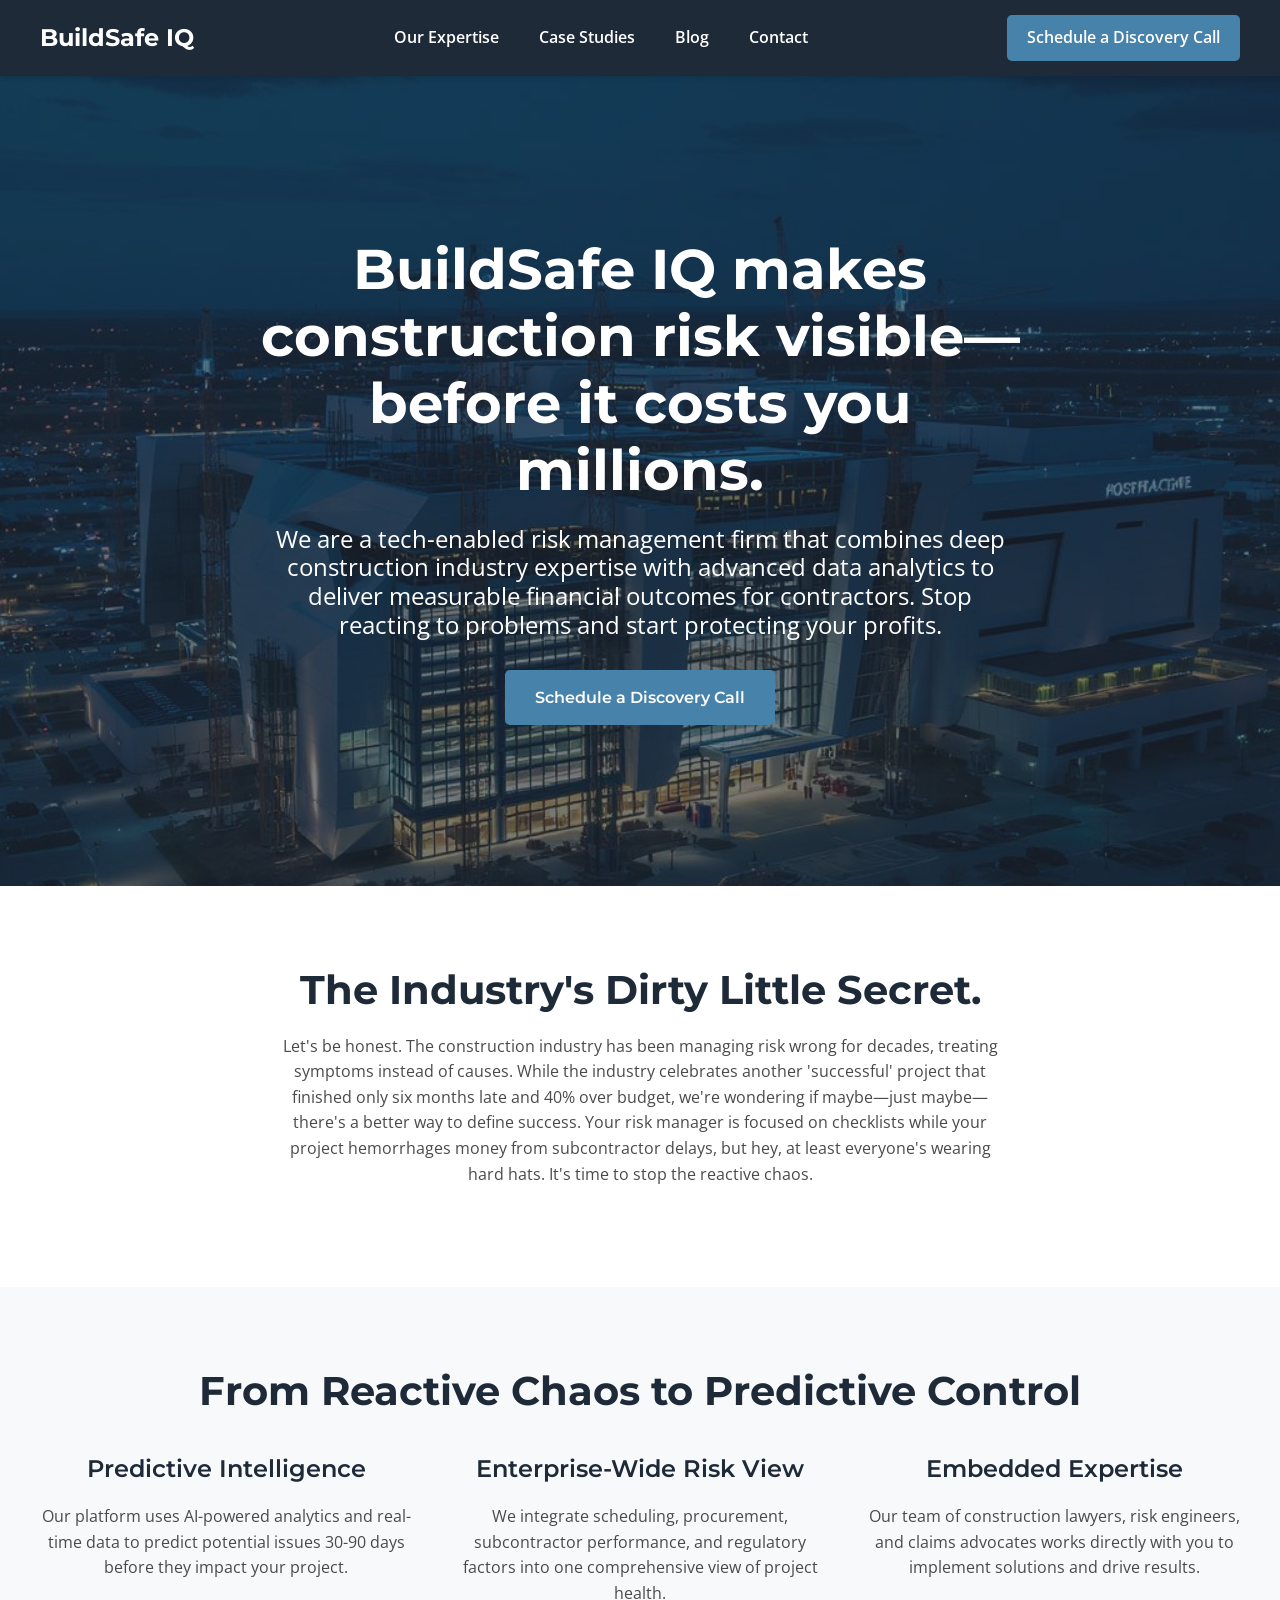
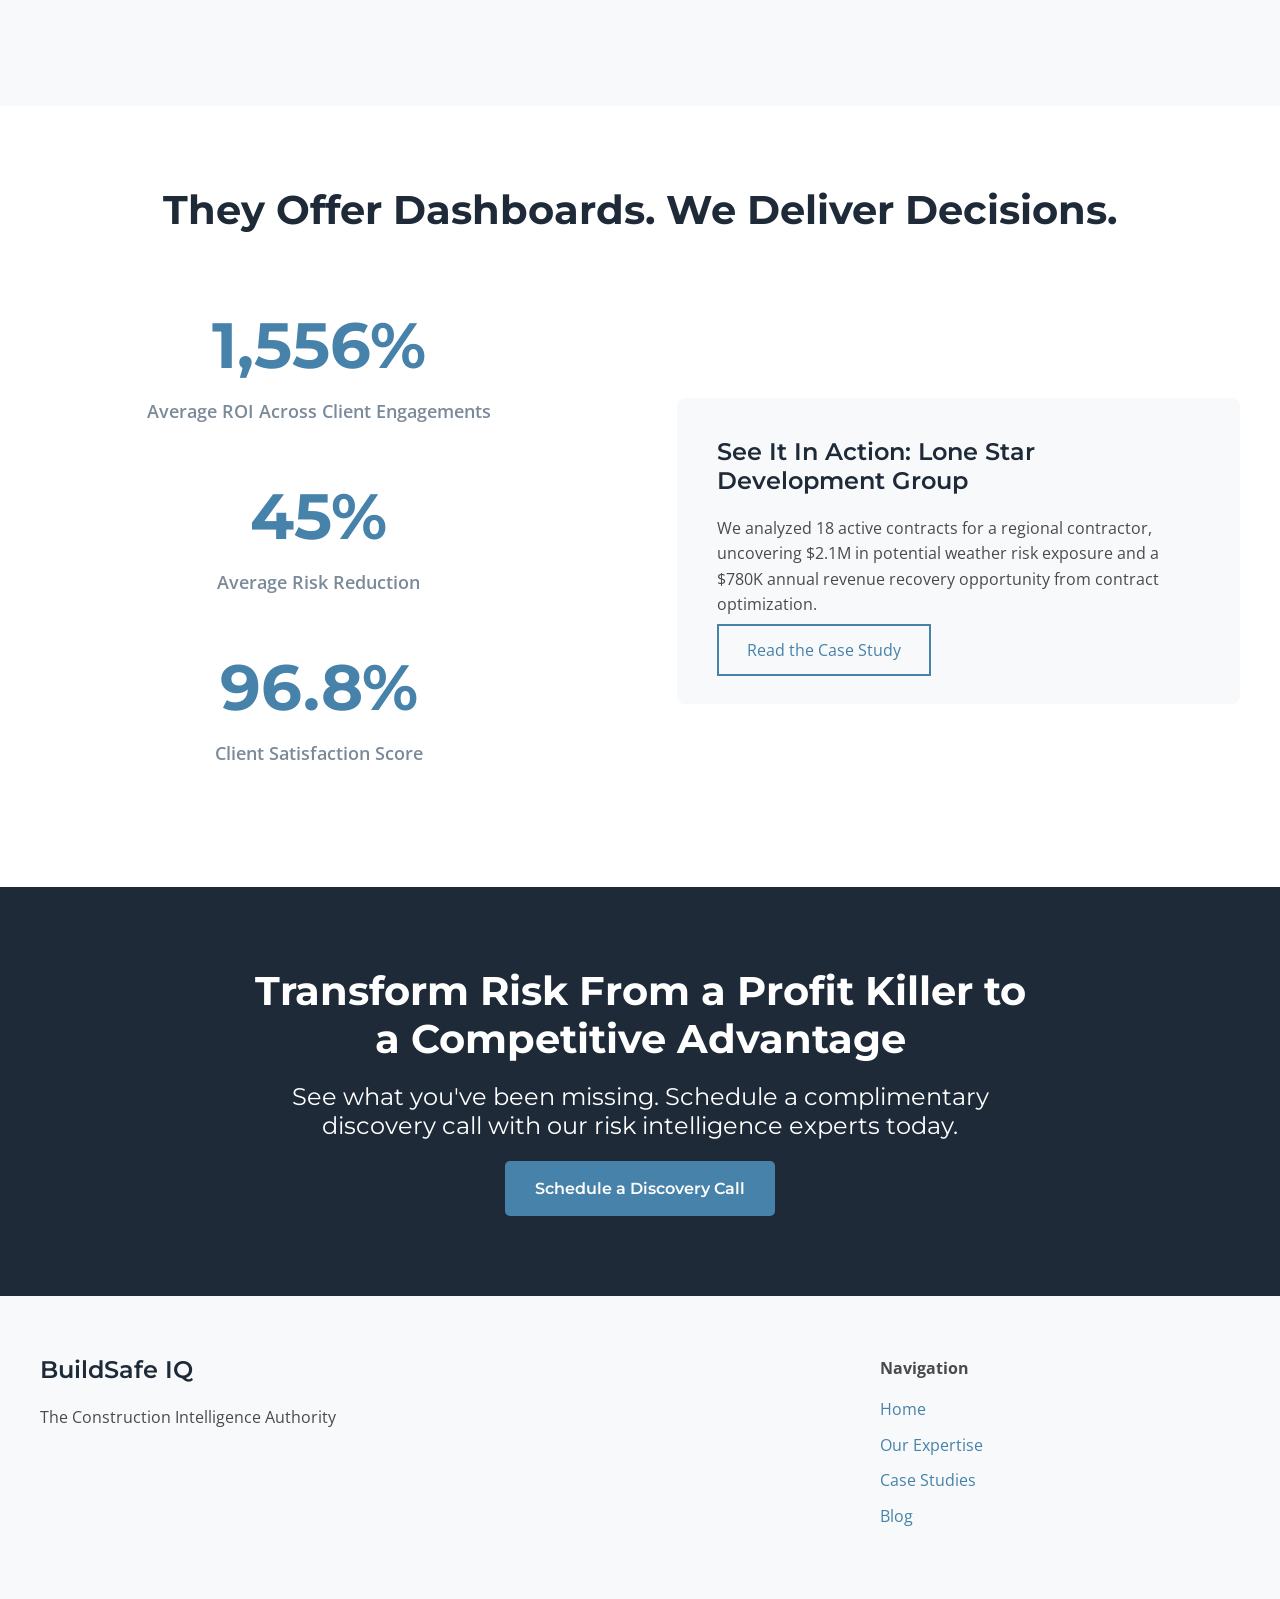
<file: BuildSafe IQ/Marketing & Content/Brand/Website/index.html>
<!DOCTYPE html>
<html lang="en">
<head>
    <meta charset="UTF-8">
    <meta name="viewport" content="width=device-width, initial-scale=1.0">
    <title>BuildSafe IQ - Construction Risk Intelligence</title>

    <link rel="stylesheet" href="styles.css">

    <link rel="preconnect" href="https://fonts.googleapis.com">
    <link rel="preconnect" href="https://fonts.gstatic.com" crossorigin>
    <link href="https://fonts.googleapis.com/css2?family=Montserrat:wght@500;600;700&family=Open+Sans:wght@400;600&display=swap" rel="stylesheet">
</head>
<body>

    <header class="main-header">
        <nav class="main-nav">
            <div class="nav-logo">
                BuildSafe IQ
            </div>
            <ul class="nav-links">
                <li><a href="/expertise.html">Our Expertise</a></li>
                <li><a href="/case-study.html">Case Studies</a></li>
                <li><a href="/blog.html">Blog</a></li>
                <li><a href="/contact.html">Contact</a></li>
            </ul>
            <a href="/discovery-call.html" class="nav-cta-button">Schedule a Discovery Call</a>
        </nav>
    </header>

    <main>
        <div class="hero-section">
          <div class="hero-overlay">
            <div class="hero-text">
              <h1>BuildSafe IQ makes construction risk visible—before it costs you millions.</h1>
              <h3>We are a tech-enabled risk management firm that combines deep construction industry expertise with advanced data analytics to deliver measurable financial outcomes for contractors. Stop reacting to problems and start protecting your profits.</h3>
              <a href="/discovery-call.html" class="cta-button">Schedule a Discovery Call</a>
            </div>
          </div>
        </div>

        <section class="problem-section">
            <h2>The Industry's Dirty Little Secret.</h2>
            <p>Let's be honest. The construction industry has been managing risk wrong for decades, treating symptoms instead of causes. While the industry celebrates another 'successful' project that finished only six months late and 40% over budget, we're wondering if maybe—just maybe—there's a better way to define success. Your risk manager is focused on checklists while your project hemorrhages money from subcontractor delays, but hey, at least everyone's wearing hard hats. It's time to stop the reactive chaos.</p>
        </section>

        <section class="solution-section">
            <h2>From Reactive Chaos to Predictive Control</h2>
            <div class="solution-columns">
                <div class="column">
                    <h3>Predictive Intelligence</h3>
                    <p>Our platform uses AI-powered analytics and real-time data to predict potential issues 30-90 days before they impact your project.</p>
                </div>
                <div class="column">
                    <h3>Enterprise-Wide Risk View</h3>
                    <p>We integrate scheduling, procurement, subcontractor performance, and regulatory factors into one comprehensive view of project health.</p>
                </div>
                <div class="column">
                    <h3>Embedded Expertise</h3>
                    <p>Our team of construction lawyers, risk engineers, and claims advocates works directly with you to implement solutions and drive results.</p>
                </div>
            </div>
        </section>

        <section class="proof-section">
            <h2>They Offer Dashboards. We Deliver Decisions.</h2>
            <div class="proof-content">
                <div class="stats">
                    <div class="stat-item">
                        <span class="stat-number">1,556%</span>
                        <span class="stat-label">Average ROI Across Client Engagements</span>
                    </div>
                    <div class="stat-item">
                        <span class="stat-number">45%</span>
                        <span class="stat-label">Average Risk Reduction</span>
                    </div>
                    <div class="stat-item">
                        <span class="stat-number">96.8%</span>
                        <span class="stat-label">Client Satisfaction Score</span>
                    </div>
                </div>
                <div class="case-study-link">
                    <h3>See It In Action: Lone Star Development Group</h3>
                    <p>We analyzed 18 active contracts for a regional contractor, uncovering $2.1M in potential weather risk exposure and a $780K annual revenue recovery opportunity from contract optimization.</p>
                    <a href="/case-study.html" class="cta-button-secondary">Read the Case Study</a>
                </div>
            </div>
        </section>

        <section class="final-cta-section">
            <h2>Transform Risk From a Profit Killer to a Competitive Advantage</h2>
            <h3>See what you've been missing. Schedule a complimentary discovery call with our risk intelligence experts today.</h3>
            <a href="/discovery-call.html" class="cta-button">Schedule a Discovery Call</a>
        </section>
    </main>

    <footer class="main-footer">
        <div class="footer-columns">
            <div class="footer-column">
                <h3>BuildSafe IQ</h3>
                <p>The Construction Intelligence Authority</p>
            </div>
            <div class="footer-column">
                <h4>Navigation</h4>
                <ul>
                    <li><a href="/">Home</a></li>
                    <li><a href="/expertise.html">Our Expertise</a></li>
                    <li><a href="/case-study.html">Case Studies</a></li>
                    <li><a href="/blog.html">Blog</a></li>
                    <li>
</file>
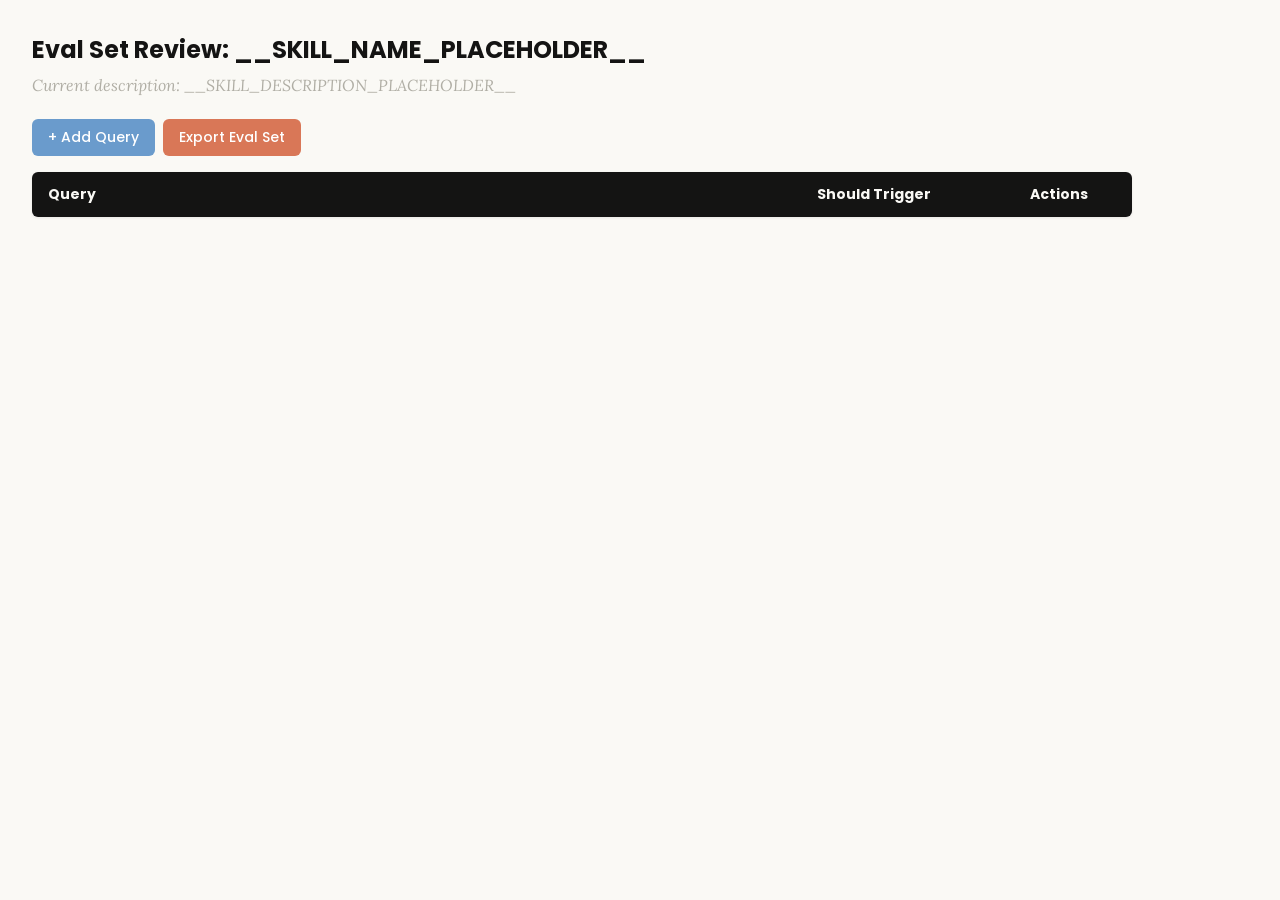
<file: .agents/skills/skill-creator/assets/eval_review.html>
<!DOCTYPE html>
<html lang="en">
<head>
  <meta charset="UTF-8">
  <meta name="viewport" content="width=device-width, initial-scale=1.0">
  <title>Eval Set Review - __SKILL_NAME_PLACEHOLDER__</title>
  <link rel="preconnect" href="https://fonts.googleapis.com">
  <link rel="preconnect" href="https://fonts.gstatic.com" crossorigin>
  <link href="https://fonts.googleapis.com/css2?family=Poppins:wght@500;600&family=Lora:wght@400;500&display=swap" rel="stylesheet">
  <style>
    * { box-sizing: border-box; margin: 0; padding: 0; }
    body { font-family: 'Lora', Georgia, serif; background: #faf9f5; padding: 2rem; color: #141413; }
    h1 { font-family: 'Poppins', sans-serif; margin-bottom: 0.5rem; font-size: 1.5rem; }
    .description { color: #b0aea5; margin-bottom: 1.5rem; font-style: italic; max-width: 900px; }
    .controls { margin-bottom: 1rem; display: flex; gap: 0.5rem; }
    .btn { font-family: 'Poppins', sans-serif; padding: 0.5rem 1rem; border: none; border-radius: 6px; cursor: pointer; font-size: 0.875rem; font-weight: 500; }
    .btn-add { background: #6a9bcc; color: white; }
    .btn-add:hover { background: #5889b8; }
    .btn-export { background: #d97757; color: white; }
    .btn-export:hover { background: #c4613f; }
    table { width: 100%; max-width: 1100px; border-collapse: collapse; background: white; border-radius: 6px; overflow: hidden; box-shadow: 0 1px 3px rgba(0,0,0,0.08); }
    th { font-family: 'Poppins', sans-serif; background: #141413; color: #faf9f5; padding: 0.75rem 1rem; text-align: left; font-size: 0.875rem; }
    td { padding: 0.75rem 1rem; border-bottom: 1px solid #e8e6dc; vertical-align: top; }
    tr:nth-child(even) td { background: #faf9f5; }
    tr:hover td { background: #f3f1ea; }
    .section-header td { background: #e8e6dc; font-family: 'Poppins', sans-serif; font-weight: 500; font-size: 0.8rem; color: #141413; text-transform: uppercase; letter-spacing: 0.05em; }
    .query-input { width: 100%; padding: 0.4rem; border: 1px solid #e8e6dc; border-radius: 4px; font-size: 0.875rem; font-family: 'Lora', Georgia, serif; resize: vertical; min-height: 60px; }
    .query-input:focus { outline: none; border-color: #d97757; box-shadow: 0 0 0 2px rgba(217,119,87,0.15); }
    .toggle { position: relative; display: inline-block; width: 44px; height: 24px; }
    .toggle input { opacity: 0; width: 0; height: 0; }
    .toggle .slider { position: absolute; inset: 0; background: #b0aea5; border-radius: 24px; cursor: pointer; transition: 0.2s; }
    .toggle .slider::before { content: ""; position: absolute; width: 18px; height: 18px; left: 3px; bottom: 3px; background: white; border-radius: 50%; transition: 0.2s; }
    .toggle input:checked + .slider { background: #d97757; }
    .toggle input:checked + .slider::before { transform: translateX(20px); }
    .btn-delete { background: #c44; color: white; padding: 0.3rem 0.6rem; border: none; border-radius: 4px; cursor: pointer; font-size: 0.75rem; font-family: 'Poppins', sans-serif; }
    .btn-delete:hover { background: #a33; }
    .summary { margin-top: 1rem; color: #b0aea5; font-size: 0.875rem; }
  </style>
</head>
<body>
  <h1>Eval Set Review: <span id="skill-name">__SKILL_NAME_PLACEHOLDER__</span></h1>
  <p class="description">Current description: <span id="skill-desc">__SKILL_DESCRIPTION_PLACEHOLDER__</span></p>

  <div class="controls">
    <button class="btn btn-add" onclick="addRow()">+ Add Query</button>
    <button class="btn btn-export" onclick="exportEvalSet()">Export Eval Set</button>
  </div>

  <table>
    <thead>
      <tr>
        <th style="width:65%">Query</th>
        <th style="width:18%">Should Trigger</th>
        <th style="width:10%">Actions</th>
      </tr>
    </thead>
    <tbody id="eval-body"></tbody>
  </table>

  <p class="summary" id="summary"></p>

  <script>
    const EVAL_DATA = __EVAL_DATA_PLACEHOLDER__;

    let evalItems = [...EVAL_DATA];

    function render() {
      const tbody = document.getElementById('eval-body');
      tbody.innerHTML = '';

      // Sort: should-trigger first, then should-not-trigger
      const sorted = evalItems
        .map((item, origIdx) => ({ ...item, origIdx }))
        .sort((a, b) => (b.should_trigger ? 1 : 0) - (a.should_trigger ? 1 : 0));

      let lastGroup = null;
      sorted.forEach(item => {
        const group = item.should_trigger ? 'trigger' : 'no-trigger';
        if (group !== lastGroup) {
          const headerRow = document.createElement('tr');
          headerRow.className = 'section-header';
          headerRow.innerHTML = `<td colspan="3">${item.should_trigger ? 'Should Trigger' : 'Should NOT Trigger'}</td>`;
          tbody.appendChild(headerRow);
          lastGroup = group;
        }

        const idx = item.origIdx;
        const tr = document.createElement('tr');
        tr.innerHTML = `
          <td><textarea class="query-input" onchange="updateQuery(${idx}, this.value)">${escapeHtml(item.query)}</textarea></td>
          <td>
            <label class="toggle">
              <input type="checkbox" ${item.should_trigger ? 'checked' : ''} onchange="updateTrigger(${idx}, this.checked)">
              <span class="slider"></span>
            </label>
            <span style="margin-left:8px;font-size:0.8rem;color:#b0aea5">${item.should_trigger ? 'Yes' : 'No'}</span>
          </td>
          <td><button class="btn-delete" onclick="deleteRow(${idx})">Delete</button></td>
        `;
        tbody.appendChild(tr);
      });
      updateSummary();
    }

    function escapeHtml(text) {
      const div = document.createElement('div');
      div.textContent = text;
      return div.innerHTML;
    }

    function updateQuery(idx, value) { evalItems[idx].query = value; updateSummary(); }
    function updateTrigger(idx, value) { evalItems[idx].should_trigger = value; render(); }
    function deleteRow(idx) { evalItems.splice(idx, 1); render(); }

    function addRow() {
      evalItems.push({ query: '', should_trigger: true });
      render();
      const inputs = document.querySelectorAll('.query-input');
      inputs[inputs.length - 1].focus();
    }

    function updateSummary() {
      const trigger = evalItems.filter(i => i.should_trigger).length;
      const noTrigger = evalItems.filter(i => !i.should_trigger).length;
      document.getElementById('summary').textContent =
        `${evalItems.length} queries total: ${trigger} should trigger, ${noTrigger} should not trigger`;
    }

    function exportEvalSet() {
      const valid = evalItems.filter(i => i.query.trim() !== '');
      const data = valid.map(i => ({ query: i.query.trim(), should_trigger: i.should_trigger }));
      const blob = new Blob([JSON.stringify(data, null, 2)], { type: 'application/json' });
      const url = URL.createObjectURL(blob);
      const a = document.createElement('a');
      a.href = url;
      a.download = 'eval_set.json';
      document.body.appendChild(a);
      a.click();
      document.body.removeChild(a);
      URL.revokeObjectURL(url);
    }

    render();
  </script>
</body>
</html>
</file>
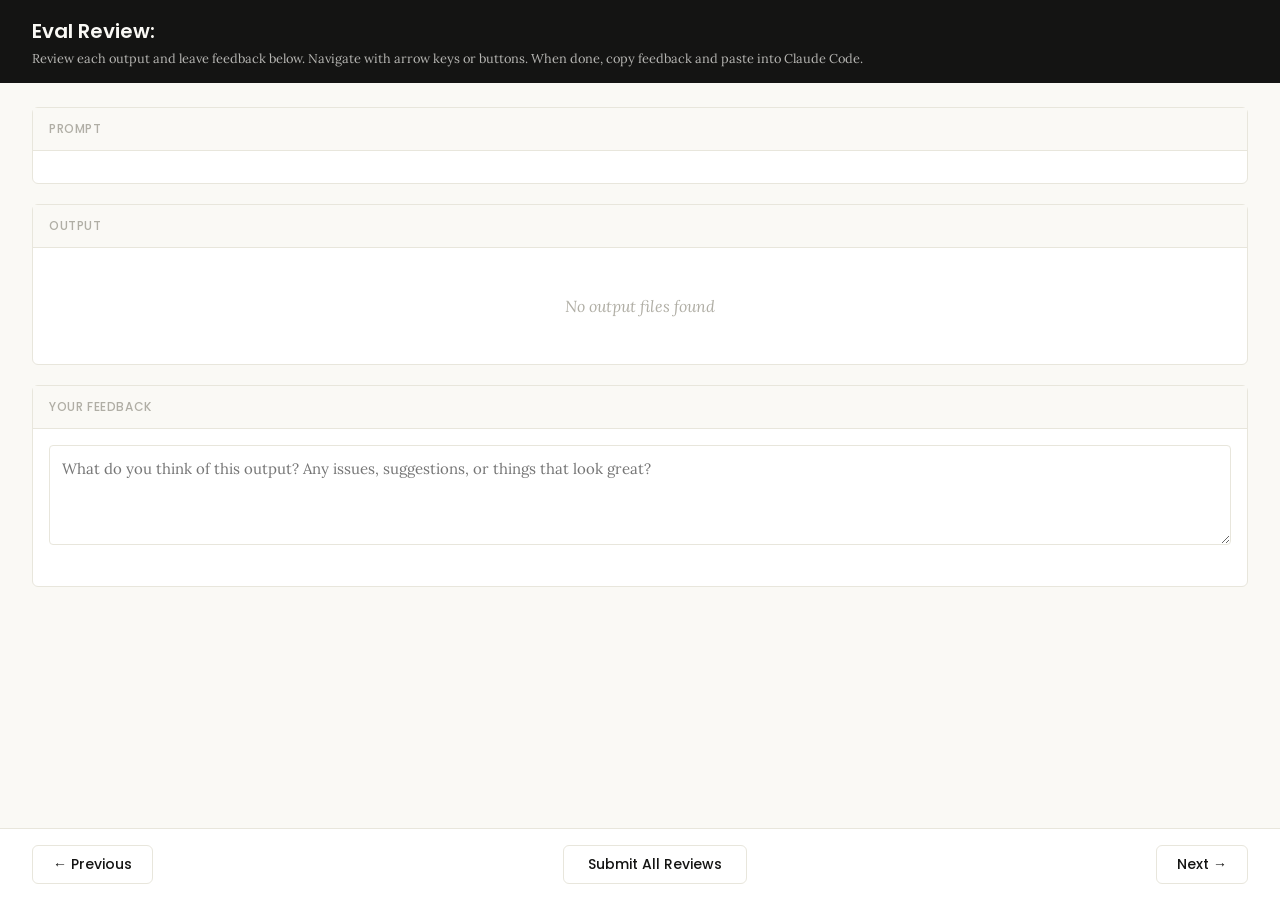
<file: .agents/skills/skill-creator/eval-viewer/viewer.html>
<!DOCTYPE html>
<html lang="en">
<head>
  <meta charset="UTF-8">
  <meta name="viewport" content="width=device-width, initial-scale=1.0">
  <title>Eval Review</title>
  <link rel="preconnect" href="https://fonts.googleapis.com">
  <link rel="preconnect" href="https://fonts.gstatic.com" crossorigin>
  <link href="https://fonts.googleapis.com/css2?family=Poppins:wght@500;600&family=Lora:wght@400;500&display=swap" rel="stylesheet">
  <script src="https://cdn.sheetjs.com/xlsx-0.20.3/package/dist/xlsx.full.min.js" integrity="sha384-EnyY0/GSHQGSxSgMwaIPzSESbqoOLSexfnSMN2AP+39Ckmn92stwABZynq1JyzdT" crossorigin="anonymous"></script>
  <style>
    :root {
      --bg: #faf9f5;
      --surface: #ffffff;
      --border: #e8e6dc;
      --text: #141413;
      --text-muted: #b0aea5;
      --accent: #d97757;
      --accent-hover: #c4613f;
      --green: #788c5d;
      --green-bg: #eef2e8;
      --red: #c44;
      --red-bg: #fceaea;
      --header-bg: #141413;
      --header-text: #faf9f5;
      --radius: 6px;
    }

    * { box-sizing: border-box; margin: 0; padding: 0; }

    body {
      font-family: 'Lora', Georgia, serif;
      background: var(--bg);
      color: var(--text);
      height: 100vh;
      display: flex;
      flex-direction: column;
    }

    /* ---- Header ---- */
    .header {
      background: var(--header-bg);
      color: var(--header-text);
      padding: 1rem 2rem;
      display: flex;
      justify-content: space-between;
      align-items: center;
      flex-shrink: 0;
    }
    .header h1 {
      font-family: 'Poppins', sans-serif;
      font-size: 1.25rem;
      font-weight: 600;
    }
    .header .instructions {
      font-size: 0.8rem;
      opacity: 0.7;
      margin-top: 0.25rem;
    }
    .header .progress {
      font-size: 0.875rem;
      opacity: 0.8;
      text-align: right;
    }

    /* ---- Main content ---- */
    .main {
      flex: 1;
      overflow-y: auto;
      padding: 1.5rem 2rem;
      display: flex;
      flex-direction: column;
      gap: 1.25rem;
    }

    /* ---- Sections ---- */
    .section {
      background: var(--surface);
      border: 1px solid var(--border);
      border-radius: var(--radius);
      flex-shrink: 0;
    }
    .section-header {
      font-family: 'Poppins', sans-serif;
      padding: 0.75rem 1rem;
      font-size: 0.75rem;
      font-weight: 500;
      text-transform: uppercase;
      letter-spacing: 0.05em;
      color: var(--text-muted);
      border-bottom: 1px solid var(--border);
      background: var(--bg);
    }
    .section-body {
      padding: 1rem;
    }

    /* ---- Config badge ---- */
    .config-badge {
      display: inline-block;
      padding: 0.2rem 0.625rem;
      border-radius: 9999px;
      font-family: 'Poppins', sans-serif;
      font-size: 0.6875rem;
      font-weight: 600;
      text-transform: uppercase;
      letter-spacing: 0.03em;
      margin-left: 0.75rem;
      vertical-align: middle;
    }
    .config-badge.config-primary {
      background: rgba(33, 150, 243, 0.12);
      color: #1976d2;
    }
    .config-badge.config-baseline {
      background: rgba(255, 193, 7, 0.15);
      color: #f57f17;
    }

    /* ---- Prompt ---- */
    .prompt-text {
      white-space: pre-wrap;
      font-size: 0.9375rem;
      line-height: 1.6;
    }

    /* ---- Outputs ---- */
    .output-file {
      border: 1px solid var(--border);
      border-radius: var(--radius);
      overflow: hidden;
    }
    .output-file + .output-file {
      margin-top: 1rem;
    }
    .output-file-header {
      padding: 0.5rem 0.75rem;
      font-size: 0.8rem;
      font-weight: 600;
      color: var(--text-muted);
      background: var(--bg);
      border-bottom: 1px solid var(--border);
      font-family: 'SF Mono', SFMono-Regular, Consolas, 'Liberation Mono', Menlo, monospace;
      display: flex;
      justify-content: space-between;
      align-items: center;
    }
    .output-file-header .dl-btn {
      font-size: 0.7rem;
      color: var(--accent);
      text-decoration: none;
      cursor: pointer;
      font-family: -apple-system, BlinkMacSystemFont, 'Segoe UI', sans-serif;
      font-weight: 500;
      opacity: 0.8;
    }
    .output-file-header .dl-btn:hover {
      opacity: 1;
      text-decoration: underline;
    }
    .output-file-content {
      padding: 0.75rem;
      overflow-x: auto;
    }
    .output-file-content pre {
      font-size: 0.8125rem;
      line-height: 1.5;
      white-space: pre-wrap;
      word-break: break-word;
      font-family: 'SF Mono', SFMono-Regular, Consolas, 'Liberation Mono', Menlo, monospace;
    }
    .output-file-content img {
      max-width: 100%;
      height: auto;
      border-radius: 4px;
    }
    .output-file-content iframe {
      width: 100%;
      height: 600px;
      border: none;
    }
    .output-file-content table {
      border-collapse: collapse;
      font-size: 0.8125rem;
      width: 100%;
    }
    .output-file-content table td,
    .output-file-content table th {
      border: 1px solid var(--border);
      padding: 0.375rem 0.5rem;
      text-align: left;
    }
    .output-file-content table th {
      background: var(--bg);
      font-weight: 600;
    }
    .output-file-content .download-link {
      display: inline-flex;
      align-items: center;
      gap: 0.5rem;
      padding: 0.5rem 1rem;
      background: var(--bg);
      border: 1px solid var(--border);
      border-radius: 4px;
      color: var(--accent);
      text-decoration: none;
      font-size: 0.875rem;
      cursor: pointer;
    }
    .output-file-content .download-link:hover {
      background: var(--border);
    }
    .empty-state {
      color: var(--text-muted);
      font-style: italic;
      padding: 2rem;
      text-align: center;
    }

    /* ---- Feedback ---- */
    .prev-feedback {
      background: var(--bg);
      border: 1px solid var(--border);
      border-radius: 4px;
      padding: 0.625rem 0.75rem;
      margin-top: 0.75rem;
      font-size: 0.8125rem;
      color: var(--text-muted);
      line-height: 1.5;
    }
    .prev-feedback-label {
      font-size: 0.7rem;
      font-weight: 600;
      text-transform: uppercase;
      letter-spacing: 0.04em;
      margin-bottom: 0.25rem;
      color: var(--text-muted);
    }
    .feedback-textarea {
      width: 100%;
      min-height: 100px;
      padding: 0.75rem;
      border: 1px solid var(--border);
      border-radius: 4px;
      font-family: inherit;
      font-size: 0.9375rem;
      line-height: 1.5;
      resize: vertical;
      color: var(--text);
    }
    .feedback-textarea:focus {
      outline: none;
      border-color: var(--accent);
      box-shadow: 0 0 0 3px rgba(37, 99, 235, 0.1);
    }
    .feedback-status {
      font-size: 0.75rem;
      color: var(--text-muted);
      margin-top: 0.5rem;
      min-height: 1.1em;
    }

    /* ---- Grades (collapsible) ---- */
    .grades-toggle {
      display: flex;
      align-items: center;
      cursor: pointer;
      user-select: none;
    }
    .grades-toggle:hover {
      color: var(--accent);
    }
    .grades-toggle .arrow {
      margin-right: 0.5rem;
      transition: transform 0.15s;
      font-size: 0.75rem;
    }
    .grades-toggle .arrow.open {
      transform: rotate(90deg);
    }
    .grades-content {
      display: none;
      margin-top: 0.75rem;
    }
    .grades-content.open {
      display: block;
    }
    .grades-summary {
      font-size: 0.875rem;
      margin-bottom: 0.75rem;
      display: flex;
      align-items: center;
      gap: 0.5rem;
    }
    .grade-badge {
      display: inline-block;
      padding: 0.125rem 0.5rem;
      border-radius: 9999px;
      font-size: 0.75rem;
      font-weight: 600;
    }
    .grade-pass { background: var(--green-bg); color: var(--green); }
    .grade-fail { background: var(--red-bg); color: var(--red); }
    .assertion-list {
      list-style: none;
    }
    .assertion-item {
      padding: 0.625rem 0;
      border-bottom: 1px solid var(--border);
      font-size: 0.8125rem;
    }
    .assertion-item:last-child { border-bottom: none; }
    .assertion-status {
      font-weight: 600;
      margin-right: 0.5rem;
    }
    .assertion-status.pass { color: var(--green); }
    .assertion-status.fail { color: var(--red); }
    .assertion-evidence {
      color: var(--text-muted);
      font-size: 0.75rem;
      margin-top: 0.25rem;
      padding-left: 1.5rem;
    }

    /* ---- View tabs ---- */
    .view-tabs {
      display: flex;
      gap: 0;
      padding: 0 2rem;
      background: var(--bg);
      border-bottom: 1px solid var(--border);
      flex-shrink: 0;
    }
    .view-tab {
      font-family: 'Poppins', sans-serif;
      padding: 0.625rem 1.25rem;
      font-size: 0.8125rem;
      font-weight: 500;
      cursor: pointer;
      border: none;
      background: none;
      color: var(--text-muted);
      border-bottom: 2px solid transparent;
      transition: all 0.15s;
    }
    .view-tab:hover { color: var(--text); }
    .view-tab.active {
      color: var(--accent);
      border-bottom-color: var(--accent);
    }
    .view-panel { display: none; }
    .view-panel.active { display: flex; flex-direction: column; flex: 1; overflow: hidden; }

    /* ---- Benchmark view ---- */
    .benchmark-view {
      padding: 1.5rem 2rem;
      overflow-y: auto;
      flex: 1;
    }
    .benchmark-table {
      border-collapse: collapse;
      background: var(--surface);
      border: 1px solid var(--border);
      border-radius: var(--radius);
      font-size: 0.8125rem;
      width: 100%;
      margin-bottom: 1.5rem;
    }
    .benchmark-table th, .benchmark-table td {
      padding: 0.625rem 0.75rem;
      text-align: left;
      border: 1px solid var(--border);
    }
    .benchmark-table th {
      font-family: 'Poppins', sans-serif;
      background: var(--header-bg);
      color: var(--header-text);
      font-weight: 500;
      font-size: 0.75rem;
      text-transform: uppercase;
      letter-spacing: 0.04em;
    }
    .benchmark-table tr:hover { background: var(--bg); }
    .benchmark-table tr.benchmark-row-with { background: rgba(33, 150, 243, 0.06); }
    .benchmark-table tr.benchmark-row-without { background: rgba(255, 193, 7, 0.06); }
    .benchmark-table tr.benchmark-row-with:hover { background: rgba(33, 150, 243, 0.12); }
    .benchmark-table tr.benchmark-row-without:hover { background: rgba(255, 193, 7, 0.12); }
    .benchmark-table tr.benchmark-row-avg { font-weight: 600; border-top: 2px solid var(--border); }
    .benchmark-table tr.benchmark-row-avg.benchmark-row-with { background: rgba(33, 150, 243, 0.12); }
    .benchmark-table tr.benchmark-row-avg.benchmark-row-without { background: rgba(255, 193, 7, 0.12); }
    .benchmark-delta-positive { color: var(--green); font-weight: 600; }
    .benchmark-delta-negative { color: var(--red); font-weight: 600; }
    .benchmark-notes {
      background: var(--surface);
      border: 1px solid var(--border);
      border-radius: var(--radius);
      padding: 1rem;
    }
    .benchmark-notes h3 {
      font-family: 'Poppins', sans-serif;
      font-size: 0.875rem;
      margin-bottom: 0.75rem;
    }
    .benchmark-notes ul {
      list-style: disc;
      padding-left: 1.25rem;
    }
    .benchmark-notes li {
      font-size: 0.8125rem;
      line-height: 1.6;
      margin-bottom: 0.375rem;
    }
    .benchmark-empty {
      color: var(--text-muted);
      font-style: italic;
      text-align: center;
      padding: 3rem;
    }

    /* ---- Navigation ---- */
    .nav {
      display: flex;
      justify-content: space-between;
      align-items: center;
      padding: 1rem 2rem;
      border-top: 1px solid var(--border);
      background: var(--surface);
      flex-shrink: 0;
    }
    .nav-btn {
      font-family: 'Poppins', sans-serif;
      padding: 0.5rem 1.25rem;
      border: 1px solid var(--border);
      border-radius: var(--radius);
      background: var(--surface);
      cursor: pointer;
      font-size: 0.875rem;
      font-weight: 500;
      color: var(--text);
      transition: all 0.15s;
    }
    .nav-btn:hover:not(:disabled) {
      background: var(--bg);
      border-color: var(--text-muted);
    }
    .nav-btn:disabled {
      opacity: 0.4;
      cursor: not-allowed;
    }
    .done-btn {
      font-family: 'Poppins', sans-serif;
      padding: 0.5rem 1.5rem;
      border: 1px solid var(--border);
      border-radius: var(--radius);
      background: var(--surface);
      color: var(--text);
      cursor: pointer;
      font-size: 0.875rem;
      font-weight: 500;
      transition: all 0.15s;
    }
    .done-btn:hover {
      background: var(--bg);
      border-color: var(--text-muted);
    }
    .done-btn.ready {
      border: none;
      background: var(--accent);
      color: white;
      font-weight: 600;
    }
    .done-btn.ready:hover {
      background: var(--accent-hover);
    }
    /* ---- Done overlay ---- */
    .done-overlay {
      display: none;
      position: fixed;
      inset: 0;
      background: rgba(0, 0, 0, 0.5);
      z-index: 100;
      justify-content: center;
      align-items: center;
    }
    .done-overlay.visible {
      display: flex;
    }
    .done-card {
      background: var(--surface);
      border-radius: 12px;
      padding: 2rem 3rem;
      text-align: center;
      box-shadow: 0 20px 60px rgba(0, 0, 0, 0.3);
      max-width: 500px;
    }
    .done-card h2 {
      font-size: 1.5rem;
      margin-bottom: 0.5rem;
    }
    .done-card p {
      color: var(--text-muted);
      margin-bottom: 1.5rem;
      line-height: 1.5;
    }
    .done-card .btn-row {
      display: flex;
      gap: 0.5rem;
      justify-content: center;
    }
    .done-card button {
      padding: 0.5rem 1.25rem;
      border: 1px solid var(--border);
      border-radius: var(--radius);
      background: var(--surface);
      cursor: pointer;
      font-size: 0.875rem;
    }
    .done-card button:hover {
      background: var(--bg);
    }
    /* ---- Toast ---- */
    .toast {
      position: fixed;
      bottom: 5rem;
      left: 50%;
      transform: translateX(-50%);
      background: var(--header-bg);
      color: var(--header-text);
      padding: 0.625rem 1.25rem;
      border-radius: var(--radius);
      font-size: 0.875rem;
      opacity: 0;
      transition: opacity 0.3s;
      pointer-events: none;
      z-index: 200;
    }
    .toast.visible {
      opacity: 1;
    }
  </style>
</head>
<body>
  <div id="app" style="height:100vh; display:flex; flex-direction:column;">
    <div class="header">
      <div>
        <h1>Eval Review: <span id="skill-name"></span></h1>
        <div class="instructions">Review each output and leave feedback below. Navigate with arrow keys or buttons. When done, copy feedback and paste into Claude Code.</div>
      </div>
      <div class="progress" id="progress"></div>
    </div>

    <!-- View tabs (only shown when benchmark data exists) -->
    <div class="view-tabs" id="view-tabs" style="display:none;">
      <button class="view-tab active" onclick="switchView('outputs')">Outputs</button>
      <button class="view-tab" onclick="switchView('benchmark')">Benchmark</button>
    </div>

    <!-- Outputs panel (qualitative review) -->
    <div class="view-panel active" id="panel-outputs">
    <div class="main">
      <!-- Prompt -->
      <div class="section">
        <div class="section-header">Prompt <span class="config-badge" id="config-badge" style="display:none;"></span></div>
        <div class="section-body">
          <div class="prompt-text" id="prompt-text"></div>
        </div>
      </div>

      <!-- Outputs -->
      <div class="section">
        <div class="section-header">Output</div>
        <div class="section-body" id="outputs-body">
          <div class="empty-state">No output files found</div>
        </div>
      </div>

      <!-- Previous Output (collapsible) -->
      <div class="section" id="prev-outputs-section" style="display:none;">
        <div class="section-header">
          <div class="grades-toggle" onclick="togglePrevOutputs()">
            <span class="arrow" id="prev-outputs-arrow">&#9654;</span>
            Previous Output
          </div>
        </div>
        <div class="grades-content" id="prev-outputs-content"></div>
      </div>

      <!-- Grades (collapsible) -->
      <div class="section" id="grades-section" style="display:none;">
        <div class="section-header">
          <div class="grades-toggle" onclick="toggleGrades()">
            <span class="arrow" id="grades-arrow">&#9654;</span>
            Formal Grades
          </div>
        </div>
        <div class="grades-content" id="grades-content"></div>
      </div>

      <!-- Feedback -->
      <div class="section">
        <div class="section-header">Your Feedback</div>
        <div class="section-body">
          <textarea
            class="feedback-textarea"
            id="feedback"
            placeholder="What do you think of this output? Any issues, suggestions, or things that look great?"
          ></textarea>
          <div class="feedback-status" id="feedback-status"></div>
          <div class="prev-feedback" id="prev-feedback" style="display:none;">
            <div class="prev-feedback-label">Previous feedback</div>
            <div id="prev-feedback-text"></div>
          </div>
        </div>
      </div>
    </div>

    <div class="nav" id="outputs-nav">
      <button class="nav-btn" id="prev-btn" onclick="navigate(-1)">&#8592; Previous</button>
      <button class="done-btn" id="done-btn" onclick="showDoneDialog()">Submit All Reviews</button>
      <button class="nav-btn" id="next-btn" onclick="navigate(1)">Next &#8594;</button>
    </div>
    </div><!-- end panel-outputs -->

    <!-- Benchmark panel (quantitative stats) -->
    <div class="view-panel" id="panel-benchmark">
      <div class="benchmark-view" id="benchmark-content">
        <div class="benchmark-empty">No benchmark data available. Run a benchmark to see quantitative results here.</div>
      </div>
    </div>
  </div>

  <!-- Done overlay -->
  <div class="done-overlay" id="done-overlay">
    <div class="done-card">
      <h2>Review Complete</h2>
      <p>Your feedback has been saved. Go back to your Claude Code session and tell Claude you're done reviewing.</p>
      <div class="btn-row">
        <button onclick="closeDoneDialog()">OK</button>
      </div>
    </div>
  </div>

  <!-- Toast -->
  <div class="toast" id="toast"></div>

  <script>
    // ---- Embedded data (injected by generate_review.py) ----
    /*__EMBEDDED_DATA__*/

    // ---- State ----
    let feedbackMap = {};  // run_id -> feedback text
    let currentIndex = 0;
    let visitedRuns = new Set();

    // ---- Init ----
    async function init() {
      // Load saved feedback from server — but only if this isn't a fresh
      // iteration (indicated by previous_feedback being present). When
      // previous feedback exists, the feedback.json on disk is stale from
      // the prior iteration and should not pre-fill the textareas.
      const hasPrevious = Object.keys(EMBEDDED_DATA.previous_feedback || {}).length > 0
        || Object.keys(EMBEDDED_DATA.previous_outputs || {}).length > 0;
      if (!hasPrevious) {
        try {
          const resp = await fetch("/api/feedback");
          const data = await resp.json();
          if (data.reviews) {
            for (const r of data.reviews) feedbackMap[r.run_id] = r.feedback;
          }
        } catch { /* first run, no feedback yet */ }
      }

      document.getElementById("skill-name").textContent = EMBEDDED_DATA.skill_name;
      showRun(0);

      // Wire up feedback auto-save
      const textarea = document.getElementById("feedback");
      let saveTimeout = null;
      textarea.addEventListener("input", () => {
        clearTimeout(saveTimeout);
        document.getElementById("feedback-status").textContent = "";
        saveTimeout = setTimeout(() => saveCurrentFeedback(), 800);
      });
    }

    // ---- Navigation ----
    function navigate(delta) {
      const newIndex = currentIndex + delta;
      if (newIndex >= 0 && newIndex < EMBEDDED_DATA.runs.length) {
        saveCurrentFeedback();
        showRun(newIndex);
      }
    }

    function updateNavButtons() {
      document.getElementById("prev-btn").disabled = currentIndex === 0;
      document.getElementById("next-btn").disabled =
        currentIndex === EMBEDDED_DATA.runs.length - 1;
    }

    // ---- Show a run ----
    function showRun(index) {
      currentIndex = index;
      const run = EMBEDDED_DATA.runs[index];

      // Progress
      document.getElementById("progress").textContent =
        `${index + 1} of ${EMBEDDED_DATA.runs.length}`;

      // Prompt
      document.getElementById("prompt-text").textContent = run.prompt;

      // Config badge
      const badge = document.getElementById("config-badge");
      const configMatch = run.id.match(/(with_skill|without_skill|new_skill|old_skill)/);
      if (configMatch) {
        const config = configMatch[1];
        const isBaseline = config === "without_skill" || config === "old_skill";
        badge.textContent = config.replace(/_/g, " ");
        badge.className = "config-badge " + (isBaseline ? "config-baseline" : "config-primary");
        badge.style.display = "inline-block";
      } else {
        badge.style.display = "none";
      }

      // Outputs
      renderOutputs(run);

      // Previous outputs
      renderPrevOutputs(run);

      // Grades
      renderGrades(run);

      // Previous feedback
      const prevFb = (EMBEDDED_DATA.previous_feedback || {})[run.id];
      const prevEl = document.getElementById("prev-feedback");
      if (prevFb) {
        document.getElementById("prev-feedback-text").textContent = prevFb;
        prevEl.style.display = "block";
      } else {
        prevEl.style.display = "none";
      }

      // Feedback
      document.getElementById("feedback").value = feedbackMap[run.id] || "";
      document.getElementById("feedback-status").textContent = "";

      updateNavButtons();

      // Track visited runs and promote done button when all visited
      visitedRuns.add(index);
      const doneBtn = document.getElementById("done-btn");
      if (visitedRuns.size >= EMBEDDED_DATA.runs.length) {
        doneBtn.classList.add("ready");
      }

      // Scroll main content to top
      document.querySelector(".main").scrollTop = 0;
    }

    // ---- Render outputs ----
    function renderOutputs(run) {
      const container = document.getElementById("outputs-body");
      container.innerHTML = "";

      const outputs = run.outputs || [];
      if (outputs.length === 0) {
        container.innerHTML = '<div class="empty-state">No output files</div>';
        return;
      }

      for (const file of outputs) {
        const fileDiv = document.createElement("div");
        fileDiv.className = "output-file";

        // Always show file header with download link
        const header = document.createElement("div");
        header.className = "output-file-header";
        const nameSpan = document.createElement("span");
        nameSpan.textContent = file.name;
        header.appendChild(nameSpan);
        const dlBtn = document.createElement("a");
        dlBtn.className = "dl-btn";
        dlBtn.textContent = "Download";
        dlBtn.download = file.name;
        dlBtn.href = getDownloadUri(file);
        header.appendChild(dlBtn);
        fileDiv.appendChild(header);

        const content = document.createElement("div");
        content.className = "output-file-content";

        if (file.type === "text") {
          const pre = document.createElement("pre");
          pre.textContent = file.content;
          content.appendChild(pre);
        } else if (file.type === "image") {
          const img = document.createElement("img");
          img.src = file.data_uri;
          img.alt = file.name;
          content.appendChild(img);
        } else if (file.type === "pdf") {
          const iframe = document.createElement("iframe");
          iframe.src = file.data_uri;
          content.appendChild(iframe);
        } else if (file.type === "xlsx") {
          renderXlsx(content, file.data_b64);
        } else if (file.type === "binary") {
          const a = document.createElement("a");
          a.className = "download-link";
          a.href = file.data_uri;
          a.download = file.name;
          a.textContent = "Download " + file.name;
          content.appendChild(a);
        } else if (file.type === "error") {
          const pre = document.createElement("pre");
          pre.textContent = file.content;
          pre.style.color = "var(--red)";
          content.appendChild(pre);
        }

        fileDiv.appendChild(content);
        container.appendChild(fileDiv);
      }
    }

    // ---- XLSX rendering via SheetJS ----
    function renderXlsx(container, b64Data) {
      try {
        const raw = Uint8Array.from(atob(b64Data), c => c.charCodeAt(0));
        const wb = XLSX.read(raw, { type: "array" });

        for (let i = 0; i < wb.SheetNames.length; i++) {
          const sheetName = wb.SheetNames[i];
          const ws = wb.Sheets[sheetName];

          if (wb.SheetNames.length > 1) {
            const sheetLabel = document.createElement("div");
            sheetLabel.style.cssText =
              "font-weight:600; font-size:0.8rem; color:#b0aea5; margin-top:0.5rem; margin-bottom:0.25rem;";
            sheetLabel.textContent = "Sheet: " + sheetName;
            container.appendChild(sheetLabel);
          }

          const htmlStr = XLSX.utils.sheet_to_html(ws, { editable: false });
          const wrapper = document.createElement("div");
          wrapper.innerHTML = htmlStr;
          container.appendChild(wrapper);
        }
      } catch (err) {
        container.textContent = "Error rendering spreadsheet: " + err.message;
      }
    }

    // ---- Grades ----
    function renderGrades(run) {
      const section = document.getElementById("grades-section");
      const content = document.getElementById("grades-content");

      if (!run.grading) {
        section.style.display = "none";
        return;
      }

      const grading = run.grading;
      section.style.display = "block";
      // Reset to collapsed
      content.classList.remove("open");
      document.getElementById("grades-arrow").classList.remove("open");

      const summary = grading.summary || {};
      const expectations = grading.expectations || [];

      let html = '<div style="padding: 1rem;">';

      // Summary line
      const passRate = summary.pass_rate != null
        ? Math.round(summary.pass_rate * 100) + "%"
        : "?";
      const badgeClass = summary.pass_rate >= 0.8 ? "grade-pass" : summary.pass_rate >= 0.5 ? "" : "grade-fail";
      html += '<div class="grades-summary">';
      html += '<span class="grade-badge ' + badgeClass + '">' + passRate + '</span>';
      html += '<span>' + (summary.passed || 0) + ' passed, ' + (summary.failed || 0) + ' failed of ' + (summary.total || 0) + '</span>';
      html += '</div>';

      // Assertions list
      html += '<ul class="assertion-list">';
      for (const exp of expectations) {
        const statusClass = exp.passed ? "pass" : "fail";
        const statusIcon = exp.passed ? "\u2713" : "\u2717";
        html += '<li class="assertion-item">';
        html += '<span class="assertion-status ' + statusClass + '">' + statusIcon + '</span>';
        html += '<span>' + escapeHtml(exp.text) + '</span>';
        if (exp.evidence) {
          html += '<div class="assertion-evidence">' + escapeHtml(exp.evidence) + '</div>';
        }
        html += '</li>';
      }
      html += '</ul>';

      html += '</div>';
      content.innerHTML = html;
    }

    function toggleGrades() {
      const content = document.getElementById("grades-content");
      const arrow = document.getElementById("grades-arrow");
      content.classList.toggle("open");
      arrow.classList.toggle("open");
    }

    // ---- Previous outputs (collapsible) ----
    function renderPrevOutputs(run) {
      const section = document.getElementById("prev-outputs-section");
      const content = document.getElementById("prev-outputs-content");
      const prevOutputs = (EMBEDDED_DATA.previous_outputs || {})[run.id];

      if (!prevOutputs || prevOutputs.length === 0) {
        section.style.display = "none";
        return;
      }

      section.style.display = "block";
      // Reset to collapsed
      content.classList.remove("open");
      document.getElementById("prev-outputs-arrow").classList.remove("open");

      // Render the files into the content area
      content.innerHTML = "";
      const wrapper = document.createElement("div");
      wrapper.style.padding = "1rem";

      for (const file of prevOutputs) {
        const fileDiv = document.createElement("div");
        fileDiv.className = "output-file";

        const header = document.createElement("div");
        header.className = "output-file-header";
        const nameSpan = document.createElement("span");
        nameSpan.textContent = file.name;
        header.appendChild(nameSpan);
        const dlBtn = document.createElement("a");
        dlBtn.className = "dl-btn";
        dlBtn.textContent = "Download";
        dlBtn.download = file.name;
        dlBtn.href = getDownloadUri(file);
        header.appendChild(dlBtn);
        fileDiv.appendChild(header);

        const fc = document.createElement("div");
        fc.className = "output-file-content";

        if (file.type === "text") {
          const pre = document.createElement("pre");
          pre.textContent = file.content;
          fc.appendChild(pre);
        } else if (file.type === "image") {
          const img = document.createElement("img");
          img.src = file.data_uri;
          img.alt = file.name;
          fc.appendChild(img);
        } else if (file.type === "pdf") {
          const iframe = document.createElement("iframe");
          iframe.src = file.data_uri;
          fc.appendChild(iframe);
        } else if (file.type === "xlsx") {
          renderXlsx(fc, file.data_b64);
        } else if (file.type === "binary") {
          const a = document.createElement("a");
          a.className = "download-link";
          a.href = file.data_uri;
          a.download = file.name;
          a.textContent = "Download " + file.name;
          fc.appendChild(a);
        }

        fileDiv.appendChild(fc);
        wrapper.appendChild(fileDiv);
      }

      content.appendChild(wrapper);
    }

    function togglePrevOutputs() {
      const content = document.getElementById("prev-outputs-content");
      const arrow = document.getElementById("prev-outputs-arrow");
      content.classList.toggle("open");
      arrow.classList.toggle("open");
    }

    // ---- Feedback (saved to server -> feedback.json) ----
    function saveCurrentFeedback() {
      const run = EMBEDDED_DATA.runs[currentIndex];
      const text = document.getElementById("feedback").value;

      if (text.trim() === "") {
        delete feedbackMap[run.id];
      } else {
        feedbackMap[run.id] = text;
      }

      // Build reviews array from map
      const reviews = [];
      for (const [run_id, feedback] of Object.entries(feedbackMap)) {
        if (feedback.trim()) {
          reviews.push({ run_id, feedback, timestamp: new Date().toISOString() });
        }
      }

      fetch("/api/feedback", {
        method: "POST",
        headers: { "Content-Type": "application/json" },
        body: JSON.stringify({ reviews, status: "in_progress" }),
      }).then(() => {
        document.getElementById("feedback-status").textContent = "Saved";
      }).catch(() => {
        // Static mode or server unavailable — no-op on auto-save,
        // feedback will be downloaded on final submit
        document.getElementById("feedback-status").textContent = "Will download on submit";
      });
    }

    // ---- Done ----
    function showDoneDialog() {
      // Save current textarea to feedbackMap (but don't POST yet)
      const run = EMBEDDED_DATA.runs[currentIndex];
      const text = document.getElementById("feedback").value;
      if (text.trim() === "") {
        delete feedbackMap[run.id];
      } else {
        feedbackMap[run.id] = text;
      }

      // POST once with status: complete — include ALL runs so the model
      // can distinguish "no feedback" (looks good) from "not reviewed"
      const reviews = [];
      const ts = new Date().toISOString();
      for (const r of EMBEDDED_DATA.runs) {
        reviews.push({ run_id: r.id, feedback: feedbackMap[r.id] || "", timestamp: ts });
      }
      const payload = JSON.stringify({ reviews, status: "complete" }, null, 2);
      fetch("/api/feedback", {
        method: "POST",
        headers: { "Content-Type": "application/json" },
        body: payload,
      }).then(() => {
        document.getElementById("done-overlay").classList.add("visible");
      }).catch(() => {
        // Server not available (static mode) — download as file
        const blob = new Blob([payload], { type: "application/json" });
        const url = URL.createObjectURL(blob);
        const a = document.createElement("a");
        a.href = url;
        a.download = "feedback.json";
        a.click();
        URL.revokeObjectURL(url);
        document.getElementById("done-overlay").classList.add("visible");
      });
    }

    function closeDoneDialog() {
      // Reset status back to in_progress
      saveCurrentFeedback();
      document.getElementById("done-overlay").classList.remove("visible");
    }

    // ---- Toast ----
    function showToast(message) {
      const toast = document.getElementById("toast");
      toast.textContent = message;
      toast.classList.add("visible");
      setTimeout(() => toast.classList.remove("visible"), 2000);
    }

    // ---- Keyboard nav ----
    document.addEventListener("keydown", (e) => {
      // Don't capture when typing in textarea
      if (e.target.tagName === "TEXTAREA") return;

      if (e.key === "ArrowLeft" || e.key === "ArrowUp") {
        e.preventDefault();
        navigate(-1);
      } else if (e.key === "ArrowRight" || e.key === "ArrowDown") {
        e.preventDefault();
        navigate(1);
      }
    });

    // ---- Util ----
    function getDownloadUri(file) {
      if (file.data_uri) return file.data_uri;
      if (file.data_b64) return "data:application/octet-stream;base64," + file.data_b64;
      if (file.type === "text") return "data:text/plain;charset=utf-8," + encodeURIComponent(file.content);
      return "#";
    }

    function escapeHtml(text) {
      const div = document.createElement("div");
      div.textContent = text;
      return div.innerHTML;
    }

    // ---- View switching ----
    function switchView(view) {
      document.querySelectorAll(".view-tab").forEach(t => t.classList.remove("active"));
      document.querySelectorAll(".view-panel").forEach(p => p.classList.remove("active"));
      document.querySelector(`[onclick="switchView('${view}')"]`).classList.add("active");
      document.getElementById("panel-" + view).classList.add("active");
    }

    // ---- Benchmark rendering ----
    function renderBenchmark() {
      const data = EMBEDDED_DATA.benchmark;
      if (!data) return;

      // Show the tabs
      document.getElementById("view-tabs").style.display = "flex";

      const container = document.getElementById("benchmark-content");
      const summary = data.run_summary || {};
      const metadata = data.metadata || {};
      const notes = data.notes || [];

      let html = "";

      // Header
      html += "<h2 style='font-family: Poppins, sans-serif; margin-bottom: 0.5rem;'>Benchmark Results</h2>";
      html += "<p style='color: var(--text-muted); font-size: 0.875rem; margin-bottom: 1.25rem;'>";
      if (metadata.skill_name) html += "<strong>" + escapeHtml(metadata.skill_name) + "</strong> &mdash; ";
      if (metadata.timestamp) html += metadata.timestamp + " &mdash; ";
      if (metadata.evals_run) html += "Evals: " + metadata.evals_run.join(", ") + " &mdash; ";
      html += (metadata.runs_per_configuration || "?") + " runs per configuration";
      html += "</p>";

      // Summary table
      html += '<table class="benchmark-table">';

      function fmtStat(stat, pct) {
        if (!stat) return "—";
        const suffix = pct ? "%" : "";
        const m = pct ? (stat.mean * 100).toFixed(0) : stat.mean.toFixed(1);
        const s = pct ? (stat.stddev * 100).toFixed(0) : stat.stddev.toFixed(1);
        return m + suffix + " ± " + s + suffix;
      }

      function deltaClass(val) {
        if (!val) return "";
        const n = parseFloat(val);
        if (n > 0) return "benchmark-delta-positive";
        if (n < 0) return "benchmark-delta-negative";
        return "";
      }

      // Discover config names dynamically (everything except "delta")
      const configs = Object.keys(summary).filter(k => k !== "delta");
      const configA = configs[0] || "config_a";
      const configB = configs[1] || "config_b";
      const labelA = configA.replace(/_/g, " ").replace(/\b\w/g, c => c.toUpperCase());
      const labelB = configB.replace(/_/g, " ").replace(/\b\w/g, c => c.toUpperCase());
      const a = summary[configA] || {};
      const b = summary[configB] || {};
      const delta = summary.delta || {};

      html += "<thead><tr><th>Metric</th><th>" + escapeHtml(labelA) + "</th><th>" + escapeHtml(labelB) + "</th><th>Delta</th></tr></thead>";
      html += "<tbody>";

      html += "<tr><td><strong>Pass Rate</strong></td>";
      html += "<td>" + fmtStat(a.pass_rate, true) + "</td>";
      html += "<td>" + fmtStat(b.pass_rate, true) + "</td>";
      html += '<td class="' + deltaClass(delta.pass_rate) + '">' + (delta.pass_rate || "—") + "</td></tr>";

      // Time (only show row if data exists)
      if (a.time_seconds || b.time_seconds) {
        html += "<tr><td><strong>Time (s)</strong></td>";
        html += "<td>" + fmtStat(a.time_seconds, false) + "</td>";
        html += "<td>" + fmtStat(b.time_seconds, false) + "</td>";
        html += '<td class="' + deltaClass(delta.time_seconds) + '">' + (delta.time_seconds ? delta.time_seconds + "s" : "—") + "</td></tr>";
      }

      // Tokens (only show row if data exists)
      if (a.tokens || b.tokens) {
        html += "<tr><td><strong>Tokens</strong></td>";
        html += "<td>" + fmtStat(a.tokens, false) + "</td>";
        html += "<td>" + fmtStat(b.tokens, false) + "</td>";
        html += '<td class="' + deltaClass(delta.tokens) + '">' + (delta.tokens || "—") + "</td></tr>";
      }

      html += "</tbody></table>";

      // Per-eval breakdown (if runs data available)
      const runs = data.runs || [];
      if (runs.length > 0) {
        const evalIds = [...new Set(runs.map(r => r.eval_id))].sort((a, b) => a - b);

        html += "<h3 style='font-family: Poppins, sans-serif; margin-bottom: 0.75rem;'>Per-Eval Breakdown</h3>";

        const hasTime = runs.some(r => r.result && r.result.time_seconds != null);
        const hasErrors = runs.some(r => r.result && r.result.errors > 0);

        for (const evalId of evalIds) {
          const evalRuns = runs.filter(r => r.eval_id === evalId);
          const evalName = evalRuns[0] && evalRuns[0].eval_name ? evalRuns[0].eval_name : "Eval " + evalId;

          html += "<h4 style='font-family: Poppins, sans-serif; margin: 1rem 0 0.5rem; color: var(--text);'>" + escapeHtml(evalName) + "</h4>";
          html += '<table class="benchmark-table">';
          html += "<thead><tr><th>Config</th><th>Run</th><th>Pass Rate</th>";
          if (hasTime) html += "<th>Time (s)</th>";
          if (hasErrors) html += "<th>Crashes During Execution</th>";
          html += "</tr></thead>";
          html += "<tbody>";

          // Group by config and render with average rows
          const configGroups = [...new Set(evalRuns.map(r => r.configuration))];
          for (let ci = 0; ci < configGroups.length; ci++) {
            const config = configGroups[ci];
            const configRuns = evalRuns.filter(r => r.configuration === config);
            if (configRuns.length === 0) continue;

            const rowClass = ci === 0 ? "benchmark-row-with" : "benchmark-row-without";
            const configLabel = config.replace(/_/g, " ").replace(/\b\w/g, c => c.toUpperCase());

            for (const run of configRuns) {
              const r = run.result || {};
              const prClass = r.pass_rate >= 0.8 ? "benchmark-delta-positive" : r.pass_rate < 0.5 ? "benchmark-delta-negative" : "";
              html += '<tr class="' + rowClass + '">';
              html += "<td>" + configLabel + "</td>";
              html += "<td>" + run.run_number + "</td>";
              html += '<td class="' + prClass + '">' + ((r.pass_rate || 0) * 100).toFixed(0) + "% (" + (r.passed || 0) + "/" + (r.total || 0) + ")</td>";
              if (hasTime) html += "<td>" + (r.time_seconds != null ? r.time_seconds.toFixed(1) : "—") + "</td>";
              if (hasErrors) html += "<td>" + (r.errors || 0) + "</td>";
              html += "</tr>";
            }

            // Average row
            const rates = configRuns.map(r => (r.result || {}).pass_rate || 0);
            const avgRate = rates.reduce((a, b) => a + b, 0) / rates.length;
            const avgPrClass = avgRate >= 0.8 ? "benchmark-delta-positive" : avgRate < 0.5 ? "benchmark-delta-negative" : "";
            html += '<tr class="benchmark-row-avg ' + rowClass + '">';
            html += "<td>" + configLabel + "</td>";
            html += "<td>Avg</td>";
            html += '<td class="' + avgPrClass + '">' + (avgRate * 100).toFixed(0) + "%</td>";
            if (hasTime) {
              const times = configRuns.map(r => (r.result || {}).time_seconds).filter(t => t != null);
              html += "<td>" + (times.length ? (times.reduce((a, b) => a + b, 0) / times.length).toFixed(1) : "—") + "</td>";
            }
            if (hasErrors) html += "<td></td>";
            html += "</tr>";
          }
          html += "</tbody></table>";

          // Per-assertion detail for this eval
          const runsWithExpectations = {};
          for (const config of configGroups) {
            runsWithExpectations[config] = evalRuns.filter(r => r.configuration === config && r.expectations && r.expectations.length > 0);
          }
          const hasAnyExpectations = Object.values(runsWithExpectations).some(runs => runs.length > 0);
          if (hasAnyExpectations) {
            // Collect all unique assertion texts across all configs
            const allAssertions = [];
            const seen = new Set();
            for (const config of configGroups) {
              for (const run of runsWithExpectations[config]) {
                for (const exp of (run.expectations || [])) {
                  if (!seen.has(exp.text)) {
                    seen.add(exp.text);
                    allAssertions.push(exp.text);
                  }
                }
              }
            }

            html += '<table class="benchmark-table" style="margin-top: 0.5rem;">';
            html += "<thead><tr><th>Assertion</th>";
            for (const config of configGroups) {
              const label = config.replace(/_/g, " ").replace(/\b\w/g, c => c.toUpperCase());
              html += "<th>" + escapeHtml(label) + "</th>";
            }
            html += "</tr></thead><tbody>";

            for (const assertionText of allAssertions) {
              html += "<tr><td>" + escapeHtml(assertionText) + "</td>";

              for (const config of configGroups) {
                html += "<td>";
                for (const run of runsWithExpectations[config]) {
                  const exp = (run.expectations || []).find(e => e.text === assertionText);
                  if (exp) {
                    const cls = exp.passed ? "benchmark-delta-positive" : "benchmark-delta-negative";
                    const icon = exp.passed ? "\u2713" : "\u2717";
                    html += '<span class="' + cls + '" title="Run ' + run.run_number + ': ' + escapeHtml(exp.evidence || "") + '">' + icon + "</span> ";
                  } else {
                    html += "— ";
                  }
                }
                html += "</td>";
              }
              html += "</tr>";
            }
            html += "</tbody></table>";
          }
        }
      }

      // Notes
      if (notes.length > 0) {
        html += '<div class="benchmark-notes">';
        html += "<h3>Analysis Notes</h3>";
        html += "<ul>";
        for (const note of notes) {
          html += "<li>" + escapeHtml(note) + "</li>";
        }
        html += "</ul></div>";
      }

      container.innerHTML = html;
    }

    // ---- Start ----
    init();
    renderBenchmark();
  </script>
</body>
</html>
</file>
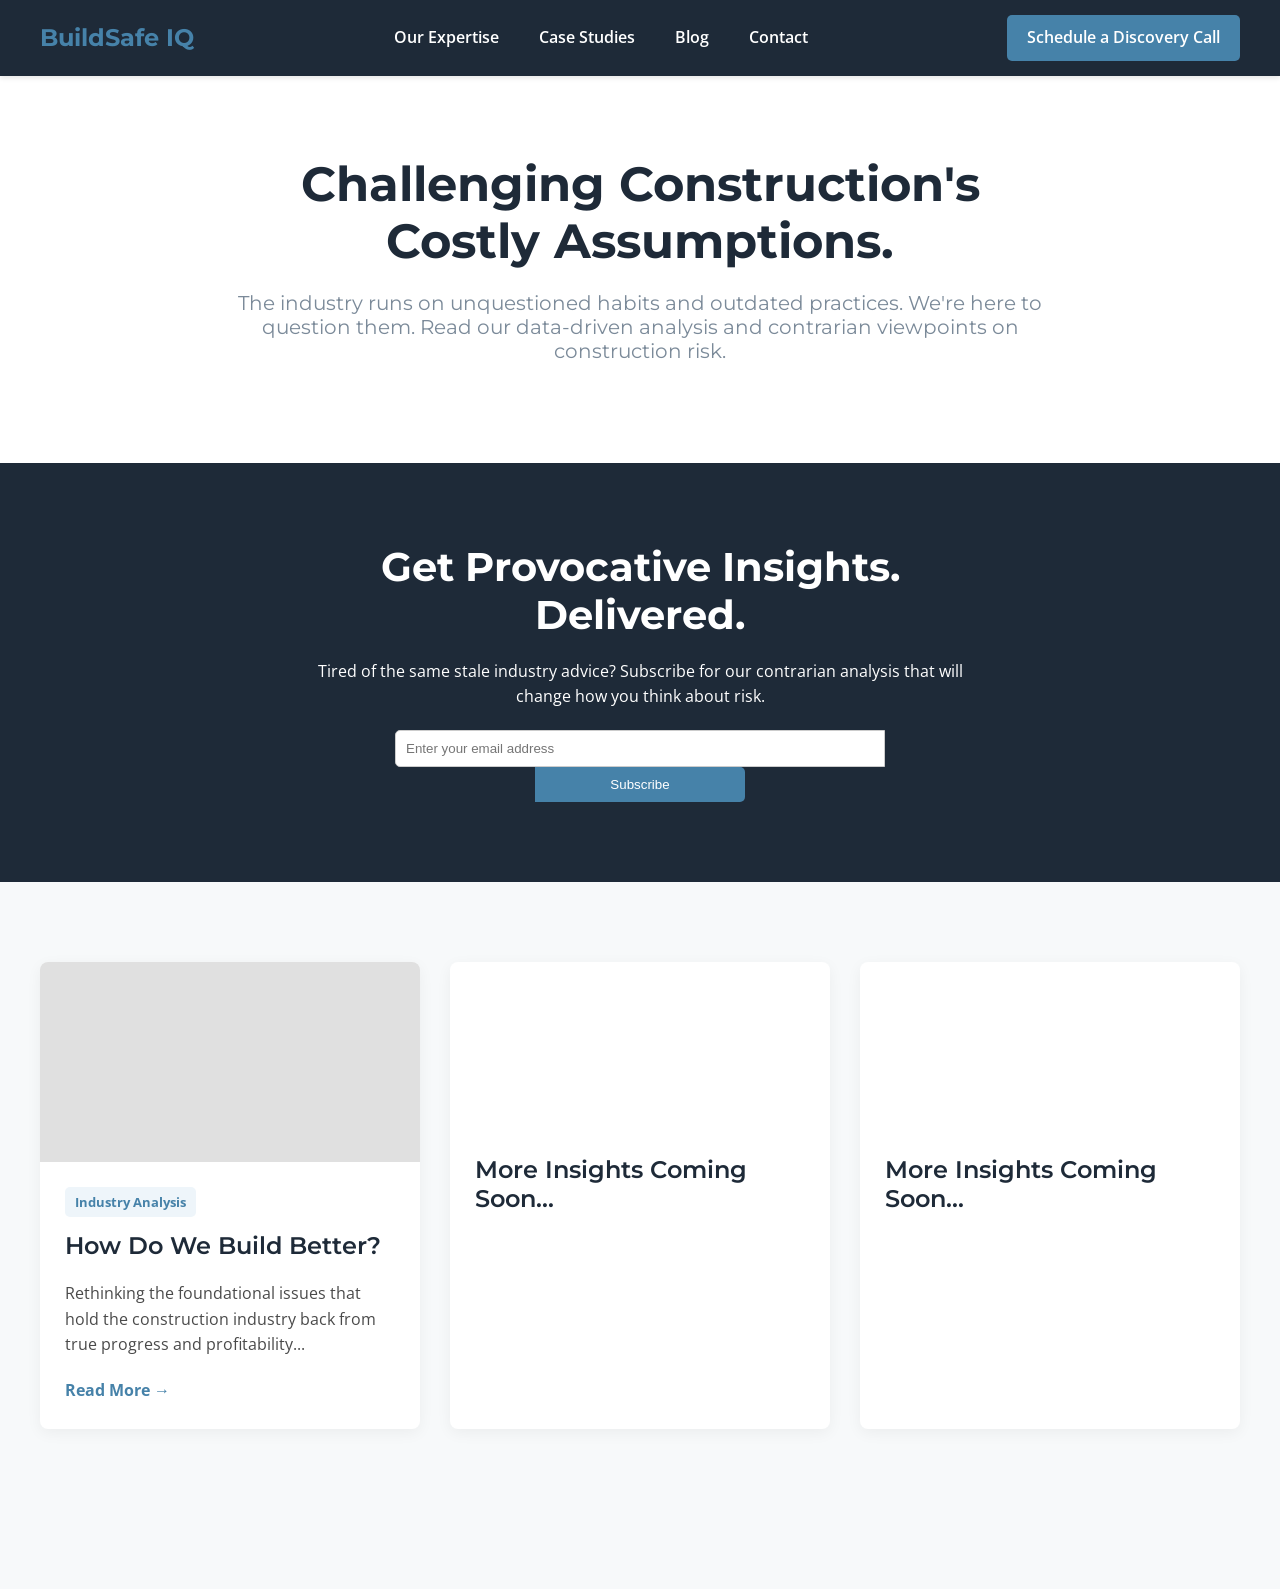
<file: BuildSafe IQ/Marketing & Content/Brand/Website/blog.html>
<!DOCTYPE html>
<html lang="en">
<head>
    <meta charset="UTF-8">
    <meta name="viewport" content="width=device-width, initial-scale=1.0">
    <title>Blog & Insights - BuildSafe IQ</title>

    <link rel="stylesheet" href="styles.css">
    <link rel="preconnect" href="https://fonts.googleapis.com">
    <link rel="preconnect" href="https://fonts.gstatic.com" crossorigin>
    <link href="https://fonts.googleapis.com/css2?family=Montserrat:wght@500;600;700&family=Open+Sans:wght@400;600&display=swap" rel="stylesheet">
</head>
<body>

    <header class="main-header">
        <nav class="main-nav">
            <div class="nav-logo">
                <a href="/">BuildSafe IQ</a>
            </div>
            <ul class="nav-links">
                <li><a href="/expertise.html">Our Expertise</a></li>
                <li><a href="/case-study.html">Case Studies</a></li>
                <li><a href="/blog.html">Blog</a></li>
                <li><a href="/contact.html">Contact</a></li>
            </ul>
            <a href="/discovery-call.html" class="nav-cta-button">Schedule a Discovery Call</a>
        </nav>
    </header>

    <main>
        <section class="page-hero">
            <h1>Challenging Construction's Costly Assumptions.</h1>
            <h3>The industry runs on unquestioned habits and outdated practices. We're here to question them. Read our data-driven analysis and contrarian viewpoints on construction risk.</h3>
        </section>

        <section class="newsletter-cta-section">
            <div class="newsletter-content">
                <h2>Get Provocative Insights. Delivered.</h2>
                <p>Tired of the same stale industry advice? Subscribe for our contrarian analysis that will change how you think about risk.</p>
                <form class="newsletter-form">
                    <input type="email" placeholder="Enter your email address">
                    <button type="submit">Subscribe</button>
                </form>
            </div>
        </section>

        <section class="blog-grid-section">
            <div class="blog-grid">
                <a href="/how-do-we-build-better.html" class="article-card featured">
                    <div class="article-image-placeholder"></div>
                    <div class="article-card-content">
                        <span class="card-tag">Industry Analysis</span>
                        <h3>How Do We Build Better?</h3>
                        <p>Rethinking the foundational issues that hold the construction industry back from true progress and profitability...</p>
                        <span class="read-more">Read More &rarr;</span>
                    </div>
                </a>

                <div class="article-card placeholder">
                    <div class="article-card-content">
                        <h3>More Insights Coming Soon...</h3>
                    </div>
                </div>
                 <div class="article-card placeholder">
                    <div class="article-card-content">
                        <h3>More Insights Coming Soon...</h3>
                    </div>
                </div>

            </div>
        </section>
    </main>

    <footer class="main-footer">
        </footer>

</body>
</html>
</file>
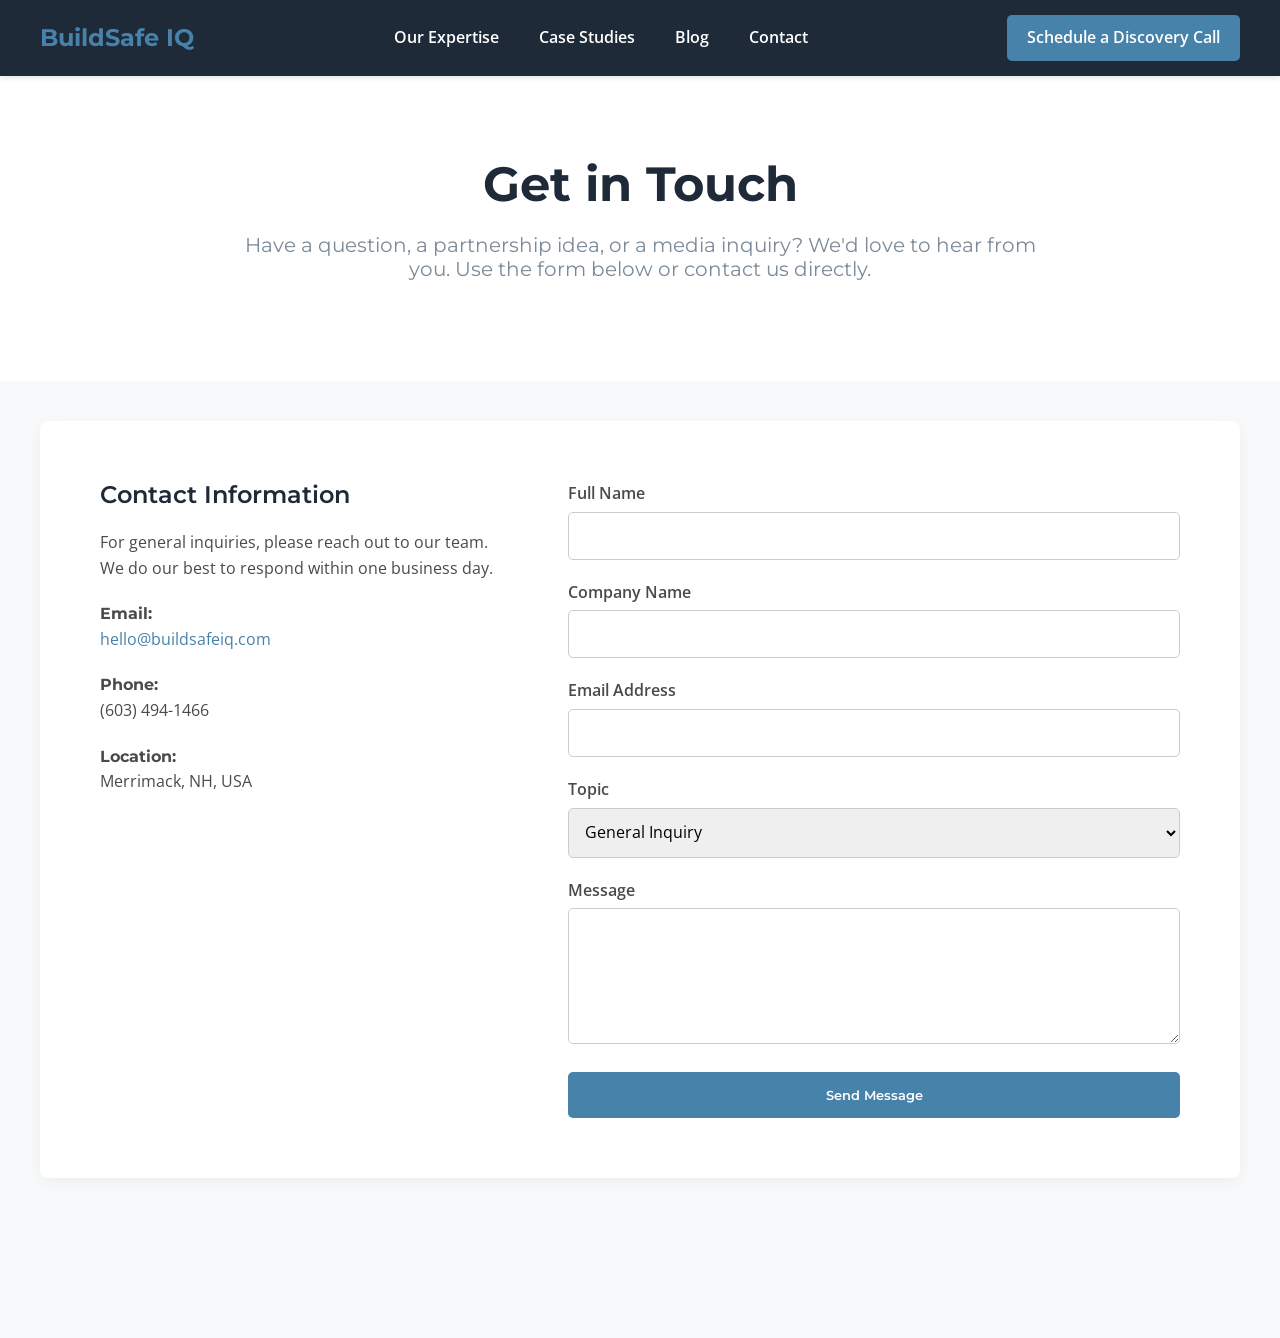
<file: BuildSafe IQ/Marketing & Content/Brand/Website/contact.html>
<!DOCTYPE html>
<html lang="en">
<head>
    <meta charset="UTF-8">
    <meta name="viewport" content="width=device-width, initial-scale=1.0">
    <title>Contact Us - BuildSafe IQ</title>

    <link rel="stylesheet" href="styles.css">

    <link rel="preconnect" href="https://fonts.googleapis.com">
    <link rel="preconnect" href="https://fonts.gstatic.com" crossorigin>
    <link href="https://fonts.googleapis.com/css2?family=Montserrat:wght@500;600;700&family=Open+Sans:wght@400;600&display=swap" rel="stylesheet">
</head>
<body>

    <header class="main-header">
        <nav class="main-nav">
            <div class="nav-logo">
                <a href="/">BuildSafe IQ</a>
            </div>
            <ul class="nav-links">
                <li><a href="/expertise.html">Our Expertise</a></li>
                <li><a href="/case-study.html">Case Studies</a></li>
                <li><a href="/blog.html">Blog</a></li>
                <li><a href="/contact.html">Contact</a></li>
            </ul>
            <a href="/discovery-call.html" class="nav-cta-button">Schedule a Discovery Call</a>
        </nav>
    </header>

    <main>
        <section class="page-hero">
            <h1>Get in Touch</h1>
            <h3>Have a question, a partnership idea, or a media inquiry? We'd love to hear from you. Use the form below or contact us directly.</h3>
        </section>

        <section class="contact-section">
            <div class="contact-container">
                <div class="contact-details">
                    <h3>Contact Information</h3>
                    <p>For general inquiries, please reach out to our team. We do our best to respond within one business day.</p>
                    <div class="contact-info-item">
                        <strong>Email:</strong>
                        <p><a href="mailto:hello@buildsafeiq.com">hello@buildsafeiq.com</a></p>
                    </div>
                    <div class="contact-info-item">
                        <strong>Phone:</strong>
                        <p>(603) 494-1466</p>
                    </div>
                    <div class="contact-info-item">
                        <strong>Location:</strong>
                        <p>Merrimack, NH, USA</p>
                    </div>
                </div>

                <div class="contact-form-container">
                    <form class="contact-form" action=https://formspree.io/f/mrbkldbv>
                        <div class="form-group">
                            <label for="name">Full Name</label>
                            <input type="text" id="name" name="name" required>
                        </div>
                        <div class="form-group">
                            <label for="company">Company Name</label>
                            <input type="text" id="company" name="company">
                        </div>
                        <div class="form-group">
                            <label for="email">Email Address</label>
                            <input type="email" id="email" name="email" required>
                        </div>
                        <div class="form-group">
                            <label for="inquiry">Topic</label>
                            <select id="inquiry" name="inquiry">
                                <option>General Inquiry</option>
                                <option>Partnership Opportunity</option>
                                <option>Press & Media</option>
                            </select>
                        </div>
                        <div class="form-group">
                            <label for="message">Message</label>
                            <textarea id="message" name="message" rows="5" required></textarea>
                        </div>
                        <button type="submit" class="cta-button">Send Message</button>
                    </form>
                </div>
            </div>
        </section>
    </main>

    <footer class="main-footer">
         </footer>

</body>
</html>
</file>
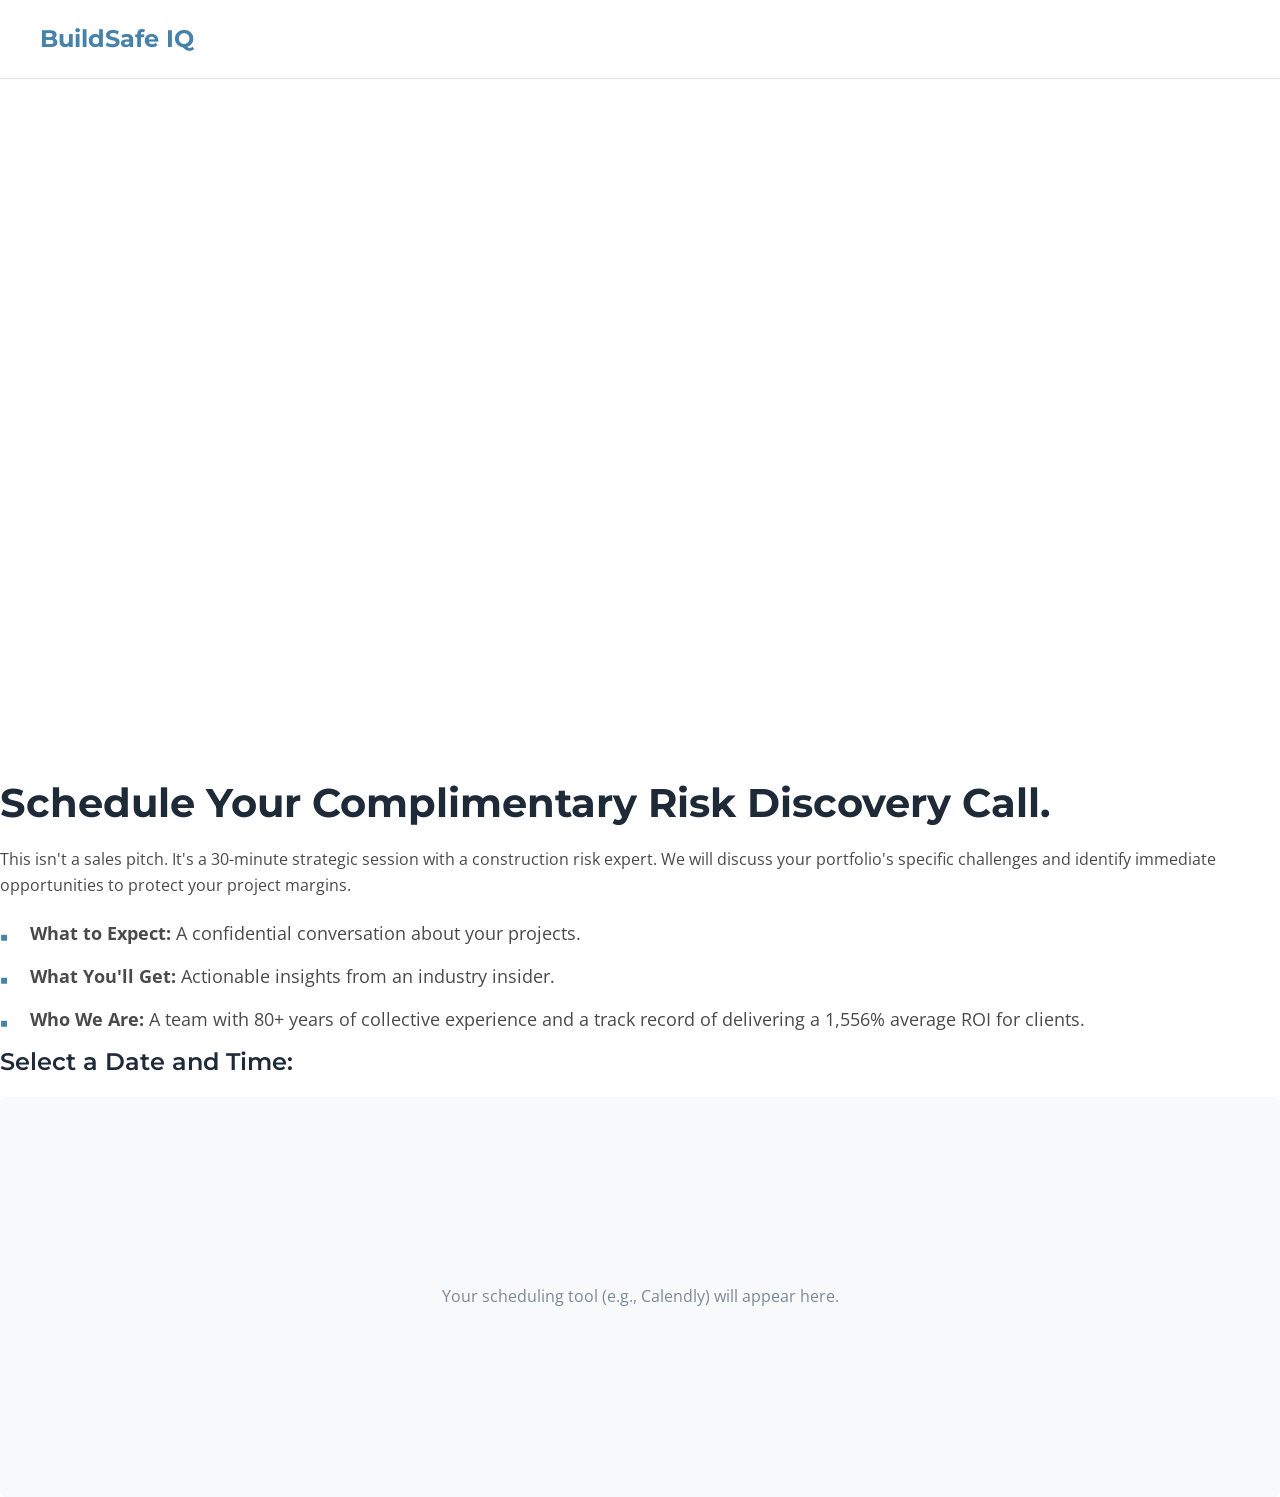
<file: BuildSafe IQ/Marketing & Content/Brand/Website/discovery-call.html>
<!DOCTYPE html>
<html lang="en">
<head>
    <meta charset="UTF-8">
    <meta name="viewport" content="width=device-width, initial-scale=1.0">
    <title>Schedule a Discovery Call - BuildSafe IQ</title>

    <link rel="stylesheet" href="styles.css">

    <link rel="preconnect" href="https://fonts.googleapis.com">
    <link rel="preconnect" href="https://fonts.gstatic.com" crossorigin>
    <link href="https://fonts.googleapis.com/css2?family=Montserrat:wght@500;600;700&family=Open+Sans:wght@400;600&display=swap" rel="stylesheet">
</head>
<body>

    <header class="simple-header">
        <div class="nav-logo">
            <a href="/">BuildSafe IQ</a>
        </div>
    </header>

    <main>
        <!-- Calendly inline widget begin -->
<div class="calendly-inline-widget" data-url="https://calendly.com/aaron-buildsafeiq" style="min-width:320px;height:700px;"></div>
<script type="text/javascript" src="https://assets.calendly.com/assets/external/widget.js" async></script>
<!-- Calendly inline widget end -->
            <div class="info-block">
                <h1>Schedule Your Complimentary Risk Discovery Call.</h1>
                <p>This isn't a sales pitch. It's a 30-minute strategic session with a construction risk expert. We will discuss your portfolio's specific challenges and identify immediate opportunities to protect your project margins.</p>
                <ul class="credentials-list">
                    <li><strong>What to Expect:</strong> A confidential conversation about your projects.</li>
                    <li><strong>What You'll Get:</strong> Actionable insights from an industry insider.</li>
                    <li><strong>Who We Are:</strong> A team with 80+ years of collective experience and a track record of delivering a 1,556% average ROI for clients. </li>
                </ul>
            </div>

            <https://calendly.com/aaron-buildsafeiq/30min>
                <h3>Select a Date and Time:</h3>
                <div class="scheduling-widget-placeholder">
                    Your scheduling tool (e.g., Calendly) will appear here.
                </div>
            </div>
        </div>
    </main>

</body>
</html>
</file>
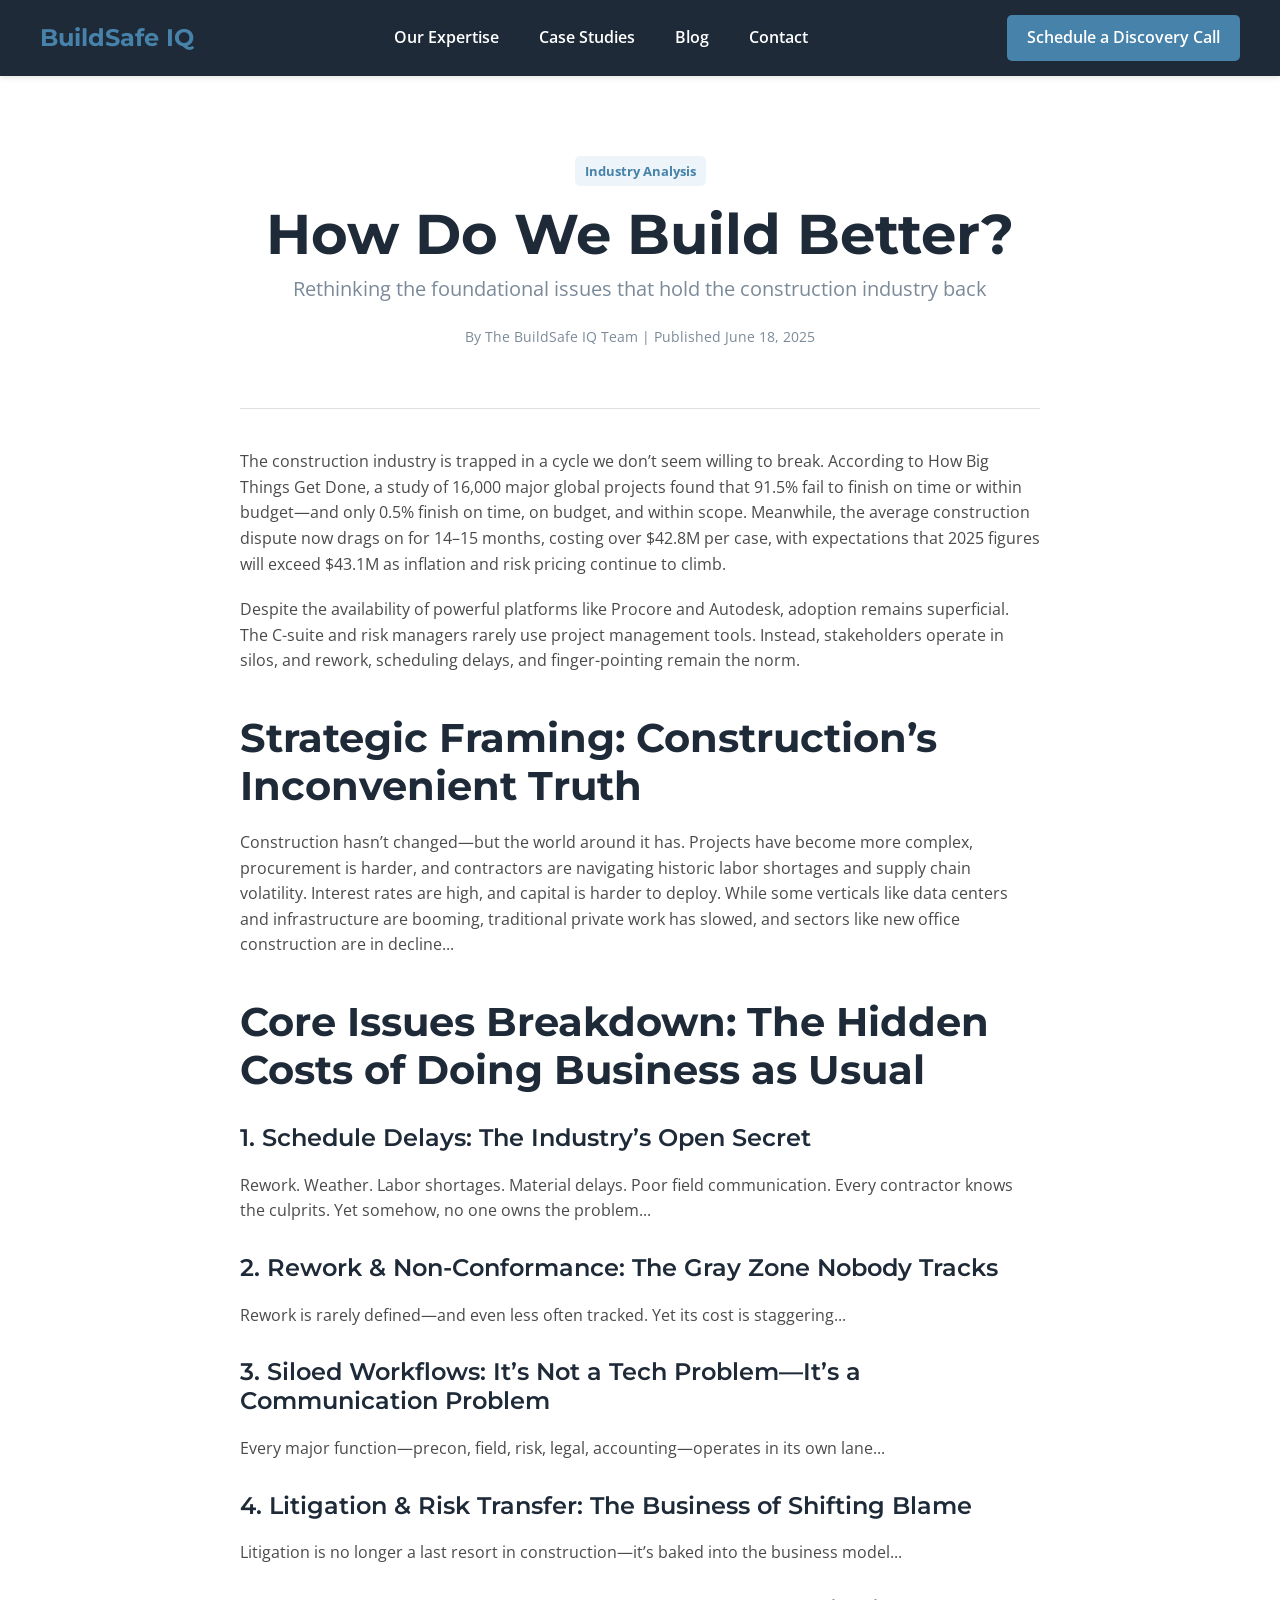
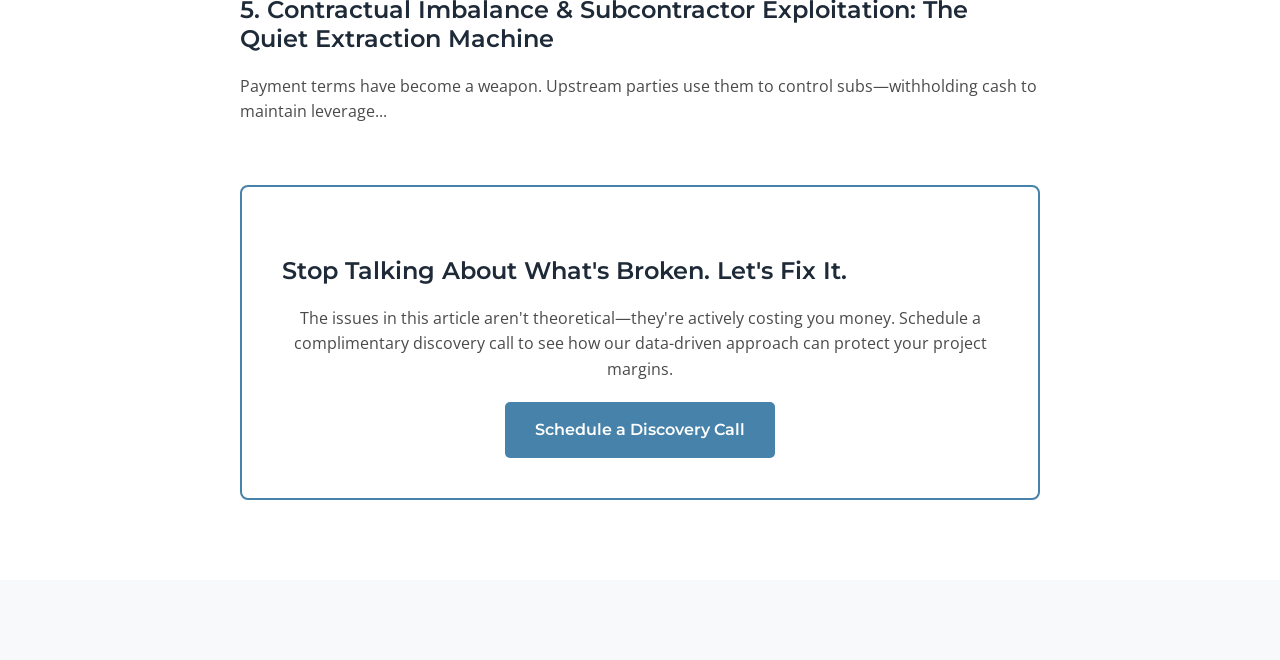
<file: BuildSafe IQ/Marketing & Content/Brand/Website/how-do-we-build-better.html>
<!DOCTYPE html>
<html lang="en">
<head>
    <meta charset="UTF-8">
    <meta name="viewport" content="width=device-width, initial-scale=1.0">
    <title>How Do We Build Better? - BuildSafe IQ</title>
    <link rel="stylesheet" href="styles.css">
    <link rel="preconnect" href="https://fonts.googleapis.com">
    <link rel="preconnect" href="https://fonts.gstatic.com" crossorigin>
    <link href="https://fonts.googleapis.com/css2?family=Montserrat:wght@500;600;700&family=Open+Sans:wght@400;600&display=swap" rel="stylesheet">
</head>
<body>

    <header class="main-header">
        <nav class="main-nav">
            <div class="nav-logo">
                <a href="/">BuildSafe IQ</a>
            </div>
            <ul class="nav-links">
                <li><a href="/expertise.html">Our Expertise</a></li>
                <li><a href="/case-study.html">Case Studies</a></li>
                <li><a href="/blog.html">Blog</a></li>
                <li><a href="/contact.html">Contact</a></li>
            </ul>
            <a href="/discovery-call.html" class="nav-cta-button">Schedule a Discovery Call</a>
        </nav>
    </header>

    <main class="article-main">
        <article class="article-content">
            <header class="article-header">
                <span class="card-tag">Industry Analysis</span>
                <h1>How Do We Build Better?</h1>
                <p class="article-subtitle">Rethinking the foundational issues that hold the construction industry back</p>
                <p class="article-meta">By The BuildSafe IQ Team | Published June 18, 2025</p>
            </header>

            <p>The construction industry is trapped in a cycle we don’t seem willing to break. According to How Big Things Get Done, a study of 16,000 major global projects found that 91.5% fail to finish on time or within budget—and only 0.5% finish on time, on budget, and within scope. Meanwhile, the average construction dispute now drags on for 14–15 months, costing over $42.8M per case, with expectations that 2025 figures will exceed $43.1M as inflation and risk pricing continue to climb.</p>
            <p>Despite the availability of powerful platforms like Procore and Autodesk, adoption remains superficial. The C-suite and risk managers rarely use project management tools. Instead, stakeholders operate in silos, and rework, scheduling delays, and finger-pointing remain the norm.</p>
            
            <h2>Strategic Framing: Construction’s Inconvenient Truth</h2>
            <p>Construction hasn’t changed—but the world around it has. Projects have become more complex, procurement is harder, and contractors are navigating historic labor shortages and supply chain volatility. Interest rates are high, and capital is harder to deploy. While some verticals like data centers and infrastructure are booming, traditional private work has slowed, and sectors like new office construction are in decline...</p>
            <h2>Core Issues Breakdown: The Hidden Costs of Doing Business as Usual</h2>
             <h3>1. Schedule Delays: The Industry’s Open Secret</h3>
             <p>Rework. Weather. Labor shortages. Material delays. Poor field communication. Every contractor knows the culprits. Yet somehow, no one owns the problem...</p>
             <h3>2. Rework & Non-Conformance: The Gray Zone Nobody Tracks</h3>
             <p>Rework is rarely defined—and even less often tracked. Yet its cost is staggering...</p>
             <h3>3. Siloed Workflows: It’s Not a Tech Problem—It’s a Communication Problem</h3>
             <p>Every major function—precon, field, risk, legal, accounting—operates in its own lane...</p>
             <h3>4. Litigation & Risk Transfer: The Business of Shifting Blame</h3>
             <p>Litigation is no longer a last resort in construction—it’s baked into the business model...</p>
             <h3>5. Contractual Imbalance & Subcontractor Exploitation: The Quiet Extraction Machine</h3>
             <p>Payment terms have become a weapon. Upstream parties use them to control subs—withholding cash to maintain leverage...</p>

            <div class="article-cta-box">
                <h3>Stop Talking About What's Broken. Let's Fix It.</h3>
                <p>The issues in this article aren't theoretical—they're actively costing you money. Schedule a complimentary discovery call to see how our data-driven approach can protect your project margins.</p>
                <a href="/discovery-call.html" class="cta-button">Schedule a Discovery Call</a>
            </div>
        </article>
    </main>

    <footer class="main-footer">
        </footer>

</body>
</html>
</file>
<file: BuildSafe IQ/Marketing & Content/Brand/Website/styles.css>
/* =================================================================== */
/* GLOBAL STYLES & TYPOGRAPHY                                          */
/* =================================================================== */

/* Basic Resets */
* {
    margin: 0;
    padding: 0;
    box-sizing: border-box;
}

body {
    font-family: 'Open Sans', sans-serif; /* Default body font  */
    color: #4A4A4A; /* A dark gray for body text for readability */
    line-height: 1.6;
    background-color: #FFFFFF; /* Clean White background  */
}

h1, h2, h3 {
    font-family: 'Montserrat', sans-serif; /* Headline font  */
    color: #1E2A38; /* Midnight Blue for main headers  */
    font-weight: 700;
    line-height: 1.2;
    margin-bottom: 20px;
}

h1 { font-size: 3rem; }
h2 { font-size: 2.5rem; text-align: center; }
h3 { font-size: 1.5rem; font-weight: 600; }
p { margin-bottom: 20px; }
a { color: #4682A9; text-decoration: none; } /* Steel Teal for links  */
section { padding: 80px 40px; } /* Consistent spacing for sections */


/* =================================================================== */
/* HEADER & NAVIGATION BAR                                             */
/* =================================================================== */
.main-header {
    background-color: #1E2A38; /* Midnight Blue background  */
    padding: 15px 40px;
    position: sticky;
    top: 0;
    width: 100%;
    z-index: 1000;
    box-shadow: 0 2px 5px rgba(0,0,0,0.1);
}

.main-nav {
    display: flex;
    justify-content: space-between;
    align-items: center;
    max-width: 1400px;
    margin: 0 auto;
}

.nav-logo {
    font-family: 'Montserrat', sans-serif;
    font-size: 1.5rem;
    font-weight: 700;
    color: #FFFFFF; /* Clean White  */
}

.nav-links {
    list-style: none;
    display: flex;
}

.nav-links li {
    margin: 0 20px;
}

.nav-links a {
    color: #FFFFFF; /* Clean White  */
    font-weight: 600;
    transition: color 0.3s ease;
}

.nav-links a:hover {
    color: #4682A9; /* Steel Teal on hover  */
}

.nav-cta-button {
    background-color: #4682A9; /* Steel Teal  */
    color: #FFFFFF; /* Clean White  */
    padding: 10px 20px;
    border-radius: 5px;
    font-weight: 600;
    transition: background-color 0.3s ease;
}

.nav-cta-button:hover {
    background-color: #5a9ac9;
}


/* =================================================================== */
/* HERO SECTION                                                        */
/* =================================================================== */
.hero-section {
  /* You will need to have hero-megaproject.jpg in your /public/images/ folder */
background-image: url('images/hero-megaproject.jpg');
  height: 90vh;
  width: 100%;
  background-size: cover;
  background-position: center;
  position: relative;
}

.hero-overlay {
  background-color: rgba(30, 42, 56, 0.6); /* Midnight Blue with 60% opacity  */
  position: absolute;
  top: 0;
  left: 0;
  height: 100%;
  width: 100%;
  display: flex;
  justify-content: center;
  align-items: center;
  text-align: center;
}

.hero-text {
  color: #FFFFFF; /* Clean White  */
  max-width: 800px;
  padding: 20px;
}

.hero-text h1 {
    color: #FFFFFF; /* Clean White  */
    font-size: 3.5rem;
    margin-bottom: 20px;
}

.hero-text h3 {
    color: #FFFFFF; /* Clean White  */
    font-family: 'Open Sans', sans-serif;
    font-size: 1.5rem;
    font-weight: 400;
    margin-bottom: 30px;
}

/* General CTA Button Style */
.cta-button {
    font-family: 'Montserrat', sans-serif;
    background-color: #4682A9; /* Steel Teal  */
    color: #FFFFFF; /* Clean White  */
    padding: 15px 30px;
    text-decoration: none;
    border-radius: 5px;
    font-weight: 600;
    display: inline-block;
    transition: background-color 0.3s ease;
}

.cta-button:hover {
    background-color: #5a9ac9;
}


/* =================================================================== */
/* PROBLEM, SOLUTION, PROOF, & FINAL CTA SECTIONS                      */
/* =================================================================== */
.problem-section {
    max-width: 800px;
    margin: 0 auto;
    text-align: center;
}

.solution-section {
    background-color: #f7f9fa; /* A very light gray for contrast */
}

.solution-columns {
    display: flex;
    justify-content: space-between;
    max-width: 1200px;
    margin: 40px auto 0;
    gap: 40px;
    text-align: center;
}

.column {
    flex-basis: 31%;
}

.proof-section h2 {
    margin-bottom: 60px;
}

.proof-content {
    display: flex;
    align-items: center;
    justify-content: center;
    gap: 80px;
    max-width: 1200px;
    margin: 0 auto;
}

.stats {
    flex-basis: 50%;
    text-align: center;
}

.stat-item {
    margin-bottom: 40px;
}

.stat-number {
    display: block;
    font-family: 'Montserrat', sans-serif;
    font-size: 4rem;
    font-weight: 700;
    color: #4682A9; /* Steel Teal  */
}

.stat-label {
    font-family: 'Open Sans', sans-serif;
    font-size: 1.1rem;
    color: #7B8A99; /* Slate Gray  */
    font-weight: 600;
}

.case-study-link {
    flex-basis: 50%;
    background-color: #f7f9fa;
    padding: 40px;
    border-radius: 8px;
}

.cta-button-secondary {
    background-color: transparent;
    color: #4682A9; /* Steel Teal  */
    border: 2px solid #4682A9; /* Steel Teal  */
    padding: 13px 28px;
}
.cta-button-secondary:hover {
    background-color: #4682A9; /* Steel Teal  */
    color: #FFFFFF; /* Clean White  */
}


.final-cta-section {
    background-color: #1E2A38; /* Midnight Blue  */
    text-align: center;
    color: #FFFFFF; /* Clean White  */
}

.final-cta-section h2, .final-cta-section h3 {
    color: #FFFFFF; /* Clean White  */
    max-width: 800px;
    margin-left: auto;
    margin-right: auto;
}
.final-cta-section h3 {
    font-weight: 400;
}


/* =================================================================== */
/* FOOTER                                                              */
/* =================================================================== */
.main-footer {
    background-color: #f7f9fa;
    padding: 60px 40px 20px;
}

.footer-columns {
    display: flex;
    justify-content: space-between;
    max-width: 1200px;
    margin: 0 auto 40px;
    gap: 40px;
}

.footer-column {
    flex-basis: 30%;
}
.footer-column h4 {
    margin-bottom: 15px;
}
.footer-column ul {
    list-style: none;
}
.footer-column li {
    margin-bottom: 10px;
}

.newsletter-form input {
    width: 70%;
    padding: 10px;
    border: 1px solid #ccc;
    border-radius: 5px 0 0 5px;
}
.newsletter-form button {
    width: 30%;
    padding: 10px;
    border: none;
    background-color: #4682A9; /* Steel Teal  */
    color: #FFFFFF; /* Clean White  */
    border-radius: 0 5px 5px 0;
    cursor: pointer;
}

.footer-bottom {
    text-align: center;
    border-top: 1px solid #e0e0e0;
    padding-top: 20px;
    font-size: 0.9rem;
    color: #7B8A99; /* Slate Gray  */
}
/* =================================================================== */
/* EXPERTISE PAGE STYLES                                               */
/* =================================================================== */

.page-hero {
    text-align: center;
    max-width: 900px;
    margin: 0 auto;
    padding: 80px 40px;
}

.page-hero h1 {
    font-size: 3rem;
}

.page-hero h3 {
    font-size: 1.25rem;
    font-weight: 400;
    color: #7B8A99; /* Slate Gray */
}

.image-container {
    width: 100%;
    max-width: 1200px;
    margin: 0 auto 80px auto; /* Adds space below the image */
    padding: 0 40px;
}

.image-container img {
    width: 100%;
    height: auto;
    border-radius: 8px;
    box-shadow: 0 4px 15px rgba(0,0,0,0.1);
}

.expertise-details {
    max-width: 900px;
    margin: 0 auto;
    padding: 0 40px 80px 40px;
}

.expertise-details h2 {
    text-align: left;
    margin-bottom: 30px;
}

.credentials-list {
    list-style: none; /* Removes default bullet points */
    padding-left: 0;
}

.credentials-list li {
    font-size: 1.1rem;
    padding-left: 30px;
    position: relative;
    margin-bottom: 15px;
}

/* Creates a custom checkmark icon for the list */
.credentials-list li::before {
    content: '✔';
    color: #4CAF50; /* Smart Green */
    font-size: 1.5rem;
    position: absolute;
    left: 0;
    top: -2px;
}
/* =================================================================== */
/* CASE STUDY PAGE STYLES                                              */
/* =================================================================== */

.case-study-hero {
  /* ADD THIS LINE */
  background-image: url('images/case-study-hero.jpg');

  /* Other styles are already here */
  background-size: cover;
  background-position: center;
  position: relative;
  height: 60vh; 
  width: 100%;
}

.summary-section {
    background-color: #f7f9fa; /* Light gray background */
}

.summary-box {
    display: flex;
    justify-content: space-between;
    max-width: 1200px;
    margin: 0 auto;
    gap: 40px;
    text-align: left;
}

.summary-column {
    flex-basis: 31%;
    border-left: 4px solid #4682A9; /* Steel Teal accent */
    padding-left: 20px;
}

.summary-column h4 {
    font-family: 'Montserrat', sans-serif;
    font-size: 1rem;
    font-weight: 700;
    color: #7B8A99; /* Slate Gray */
    letter-spacing: 1px;
    margin-bottom: 10px;
}

.details-section {
    max-width: 900px;
    margin: 0 auto;
    padding: 80px 40px 40px 40px;
}

.details-content h2 {
    text-align: left;
    margin-top: 40px;
}

.results-section {
    background-color: #f7f9fa; /* Light gray background */
}

.results-grid {
    display: flex;
    justify-content: space-between;
    max-width: 1200px;
    margin: 40px auto 0;
    gap: 40px;
    text-align: center;
}

.result-card {
    flex-basis: 31%;
    background-color: #FFFFFF;
    padding: 30px;
    border-radius: 8px;
    box-shadow: 0 4px 15px rgba(0,0,0,0.05);
    display: flex;
    flex-direction: column;
    align-items: center;
}

.data-graphic {
    max-width: 100%;
    height: auto;
    margin-bottom: 20px;
}

.result-card h3 {
    font-size: 1.5rem;
    color: #1E2A38;
}
/* =================================================================== */
/* BLOG & ARTICLE PAGE STYLES                                          */
/* =================================================================== */

.newsletter-cta-section {
    background-color: #1E2A38; /* Midnight Blue */
    color: #FFFFFF;
    text-align: center;
}
.newsletter-content {
    max-width: 700px;
    margin: 0 auto;
}
.newsletter-content h2, .newsletter-content p {
    color: #FFFFFF;
}

.blog-grid-section {
    background-color: #f7f9fa;
}

.blog-grid {
    display: grid;
    grid-template-columns: repeat(auto-fill, minmax(350px, 1fr));
    gap: 30px;
    max-width: 1200px;
    margin: 0 auto;
}

.article-card {
    background-color: #FFFFFF;
    border-radius: 8px;
    box-shadow: 0 4px 15px rgba(0,0,0,0.05);
    overflow: hidden;
    text-decoration: none;
    color: inherit;
    transition: transform 0.3s ease, box-shadow 0.3s ease;
}

.article-card:hover {
    transform: translateY(-5px);
    box-shadow: 0 8px 20px rgba(0,0,0,0.1);
}

.article-image-placeholder {
    height: 200px;
    background-color: #e0e0e0; /* Placeholder color */
}

.article-card-content {
    padding: 25px;
}

.card-tag {
    display: inline-block;
    background-color: #eef5fa;
    color: #4682A9; /* Steel Teal */
    padding: 5px 10px;
    border-radius: 5px;
    font-size: 0.8rem;
    font-weight: 700;
    margin-bottom: 15px;
}

.read-more {
    font-weight: 700;
    color: #4682A9; /* Steel Teal */
}

.article-card.placeholder {
    display: flex;
    align-items: center;
    justify-content: center;
    min-height: 300px;
    color: #7B8A99;
}

/* Individual Article Styles */
.article-main {
    padding: 80px 20px;
    background-color: #FFFFFF;
}

.article-content {
    max-width: 800px;
    margin: 0 auto;
}

.article-header {
    text-align: center;
    margin-bottom: 40px;
    border-bottom: 1px solid #e0e0e0;
    padding-bottom: 40px;
}
.article-header h1 {
    font-size: 3.5rem;
}
.article-subtitle {
    font-size: 1.25rem;
    color: #7B8A99;
    margin-top: -15px;
}
.article-meta {
    margin-top: 20px;
    font-size: 0.9rem;
    color: #7B8A99;
}

.article-content h2 {
    text-align: left;
    margin-top: 40px;
}
.article-content h3 {
     text-align: left;
    margin-top: 30px;
}

.article-cta-box {
    text-align: center;
    border: 2px solid #4682A9;
    border-radius: 8px;
    padding: 40px;
    margin-top: 60px;
}
/* =================================================================== */
/* CONTACT PAGE STYLES                                                 */
/* =================================================================== */

.contact-section {
    padding: 40px 40px 80px 40px;
    background-color: #f7f9fa;
}

.contact-container {
    display: flex;
    max-width: 1200px;
    margin: 0 auto;
    gap: 60px;
    background-color: #FFFFFF;
    padding: 60px;
    border-radius: 8px;
    box-shadow: 0 4px 15px rgba(0,0,0,0.05);
}

.contact-details {
    flex-basis: 40%;
}

.contact-details h3 {
    text-align: left;
}

.contact-info-item {
    margin-bottom: 20px;
}

.contact-info-item strong {
    font-family: 'Montserrat', sans-serif;
}

.contact-form-container {
    flex-basis: 60%;
}

.form-group {
    margin-bottom: 20px;
}

.form-group label {
    display: block;
    font-weight: 600;
    margin-bottom: 5px;
}

.form-group input,
.form-group select,
.form-group textarea {
    width: 100%;
    padding: 12px;
    border: 1px solid #ccc;
    border-radius: 5px;
    font-family: 'Open Sans', sans-serif;
    font-size: 1rem;
}

.contact-form .cta-button {
    width: 100%;
    border: none;
    cursor: pointer;
}
/* =================================================================== */
/* DISCOVERY CALL LANDING PAGE STYLES                                  */
/* =================================================================== */

.simple-header {
    padding: 20px 40px;
    border-bottom: 1px solid #e0e0e0;
}

.discovery-call-container {
    display: flex;
    max-width: 1200px;
    margin: 60px auto;
    gap: 60px;
    align-items: flex-start;
    padding: 20px;
}

.info-block {
    flex-basis: 50%;
}

.info-block h1 {
    font-size: 2.5rem;
}

.info-block .credentials-list li::before {
    /* Overriding the checkmark for a simpler bullet */
    content: '▪';
    color: #4682A9; /* Steel Teal */
}

.scheduling-widget-container {
    flex-basis: 50%;
    border: 1px solid #e0e0e0;
    border-radius: 8px;
    padding: 30px;
    box-shadow: 0 4px 15px rgba(0,0,0,0.05);
}

.scheduling-widget-container h3 {
    text-align: center;
}

.scheduling-widget-placeholder {
    min-height: 400px;
    display: flex;
    align-items: center;
    justify-content: center;
    background-color: #f7f9fa;
    color: #7B8A99;
    border-radius: 5px;
    margin-top: 20px;
}
</file>
